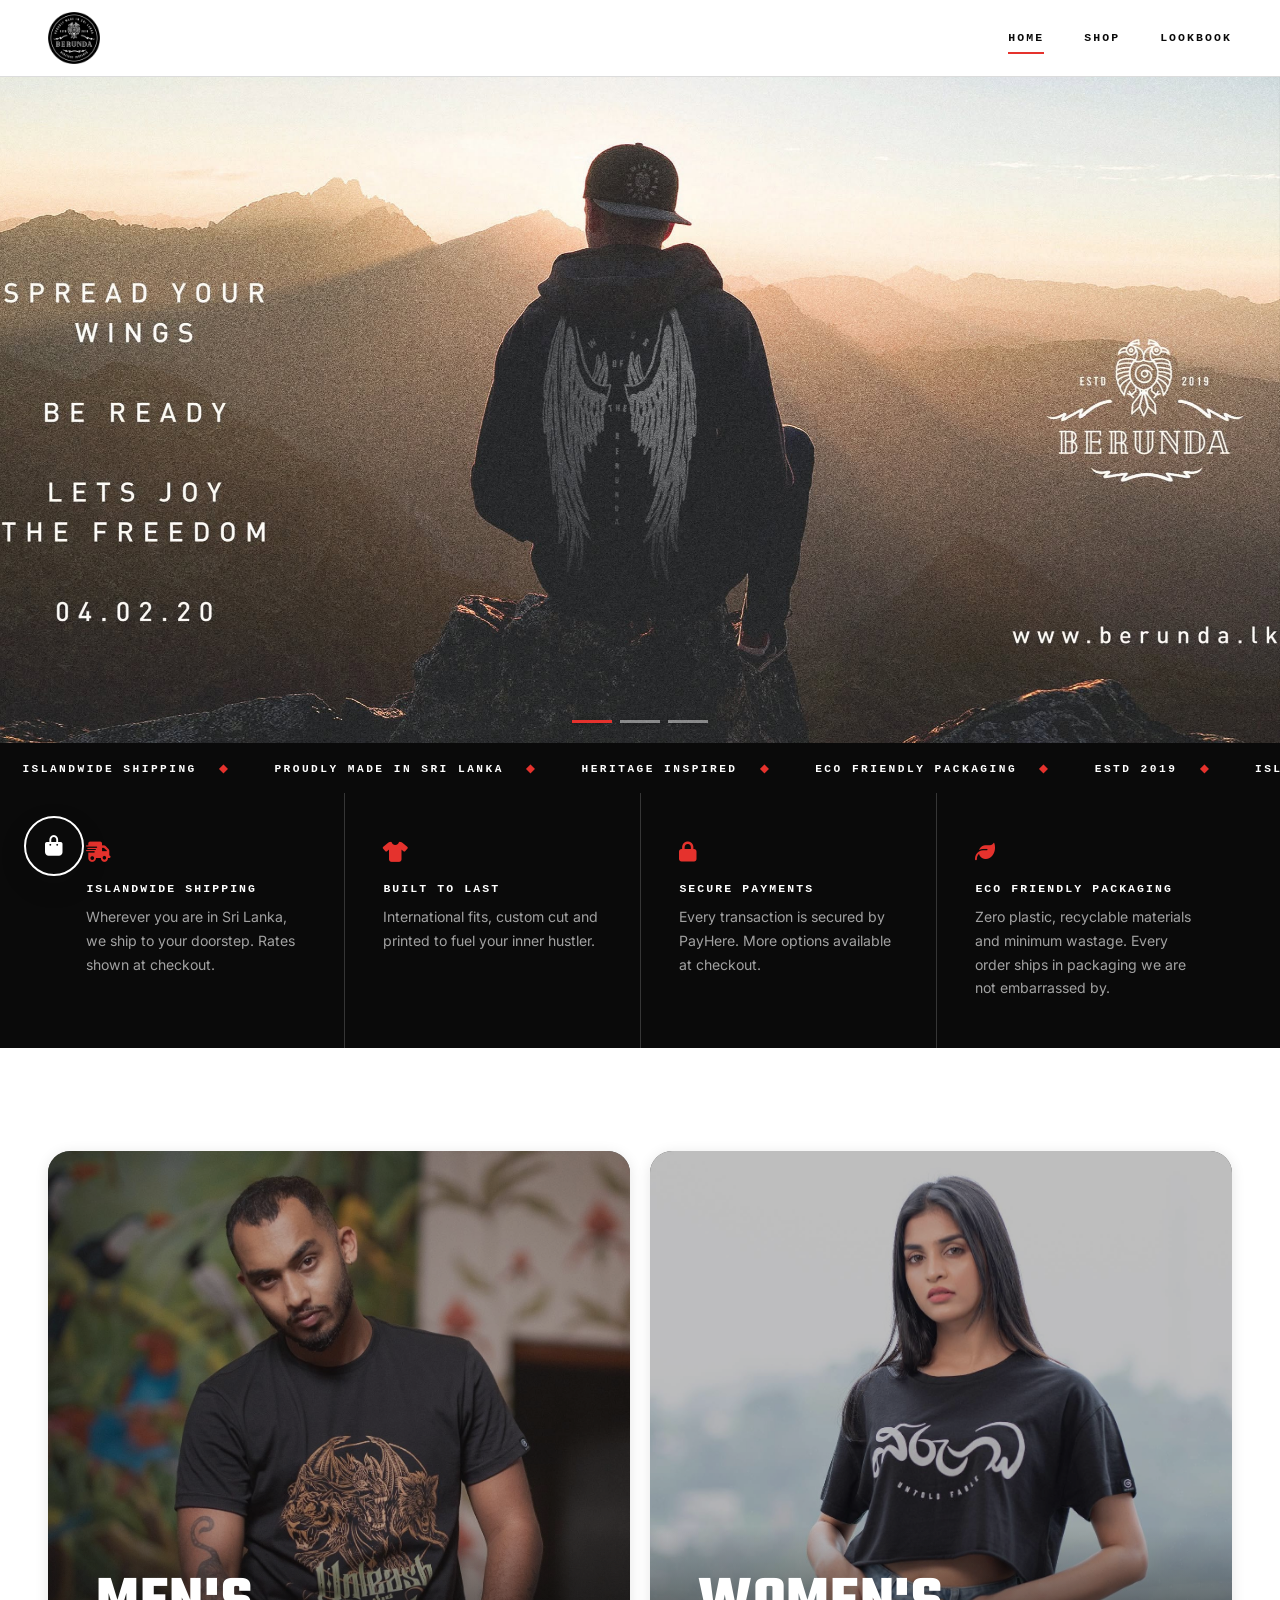
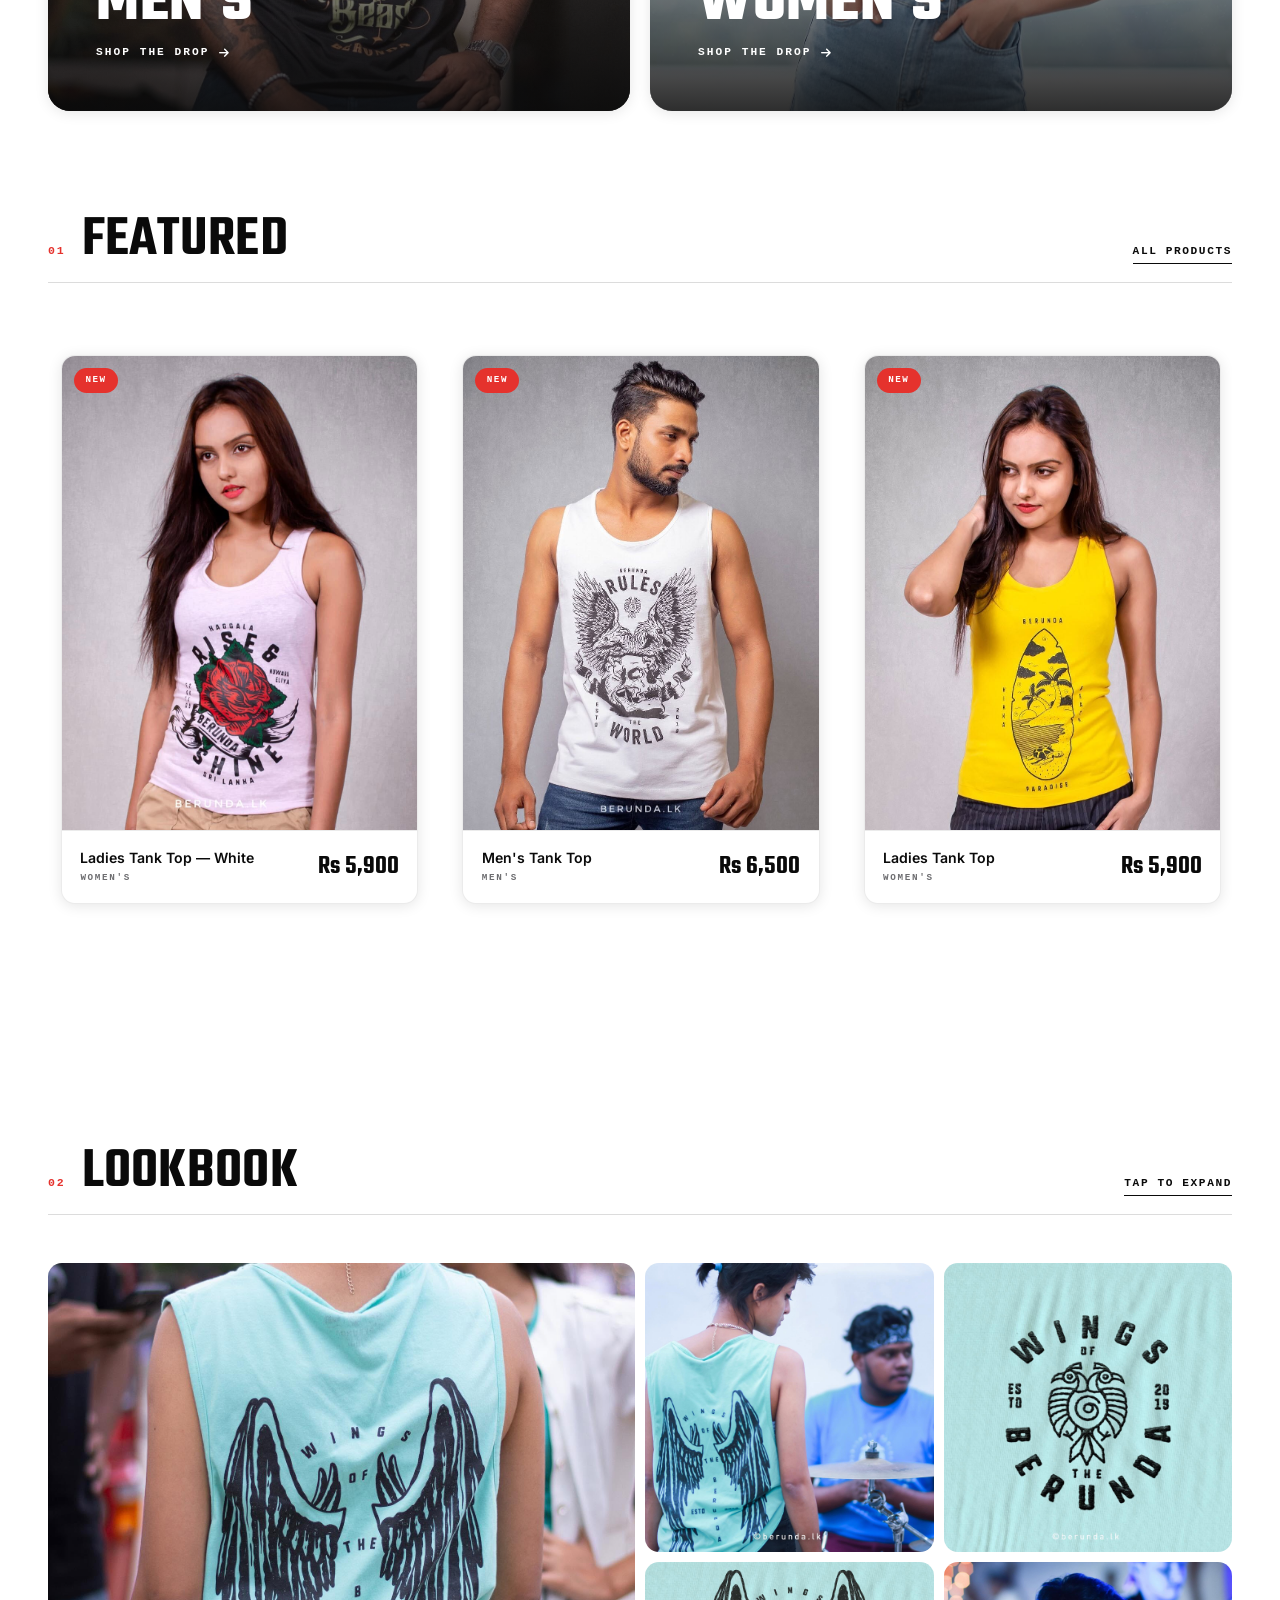
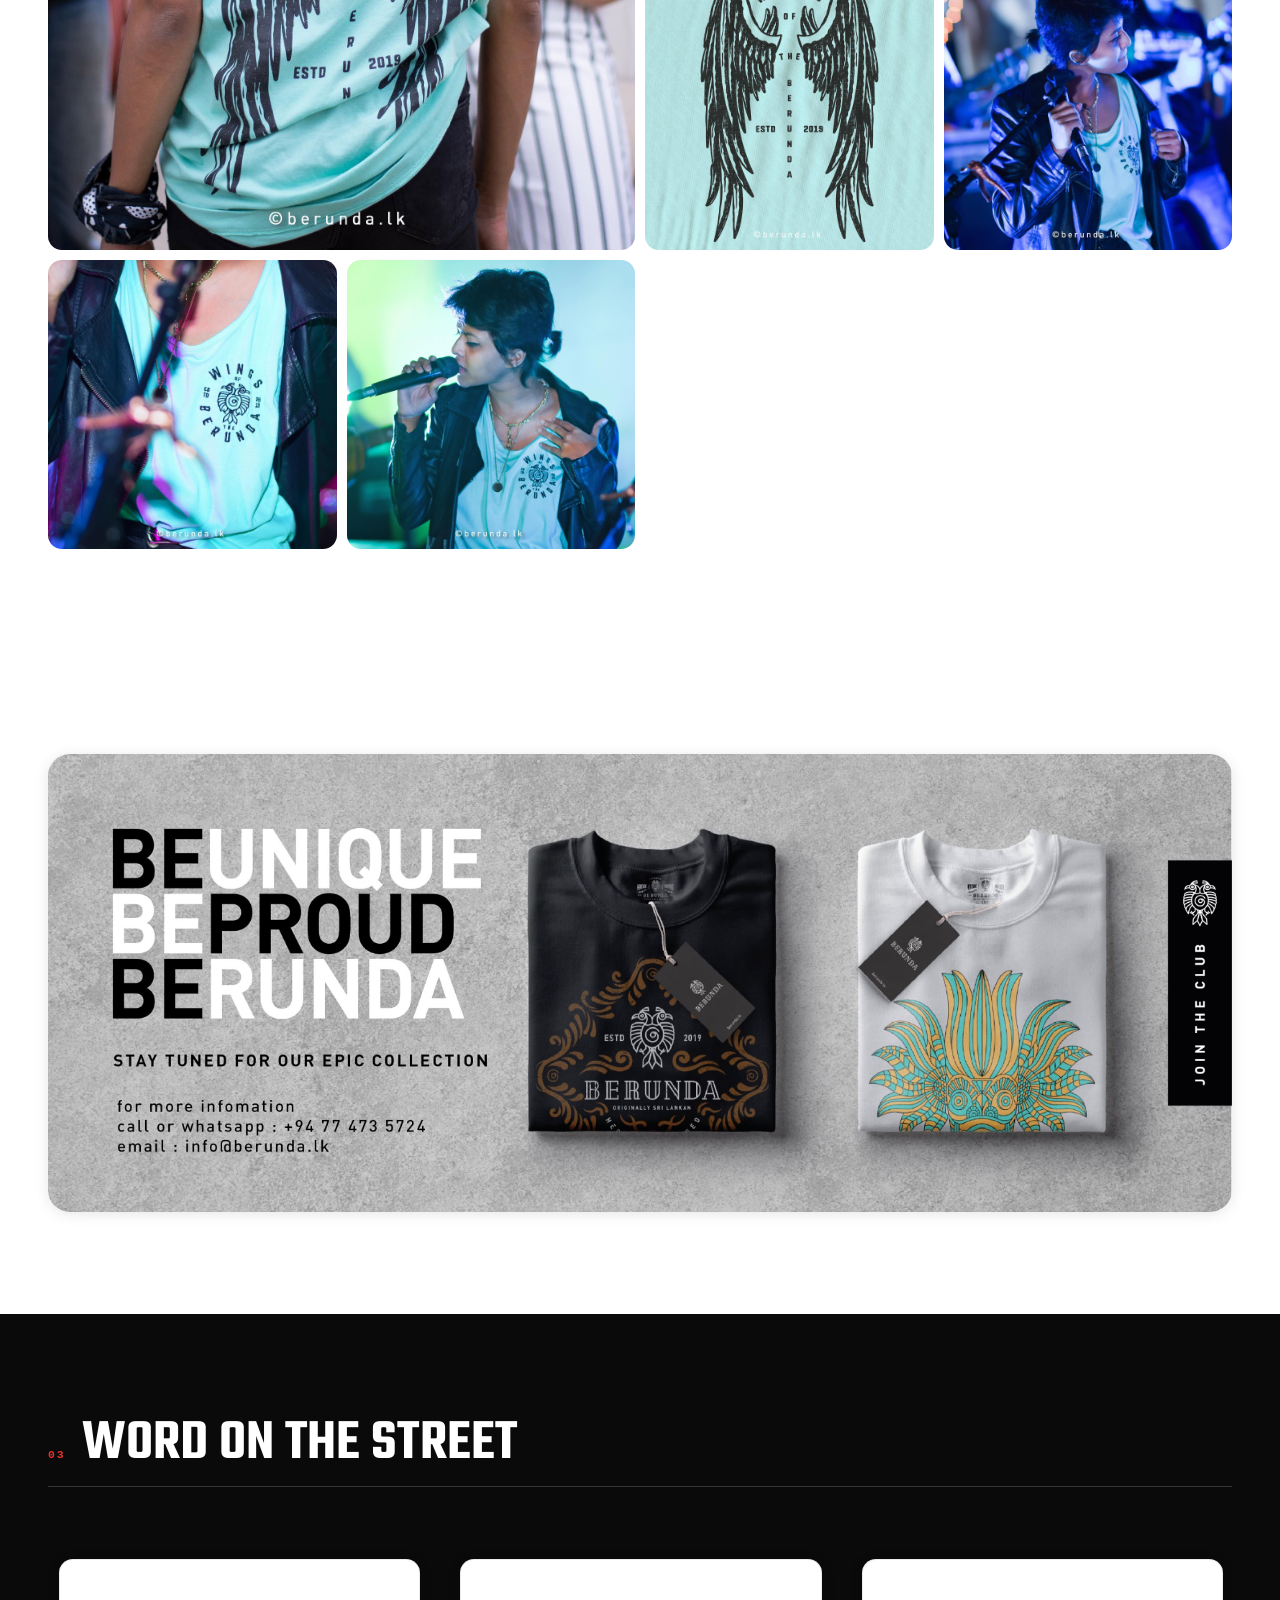
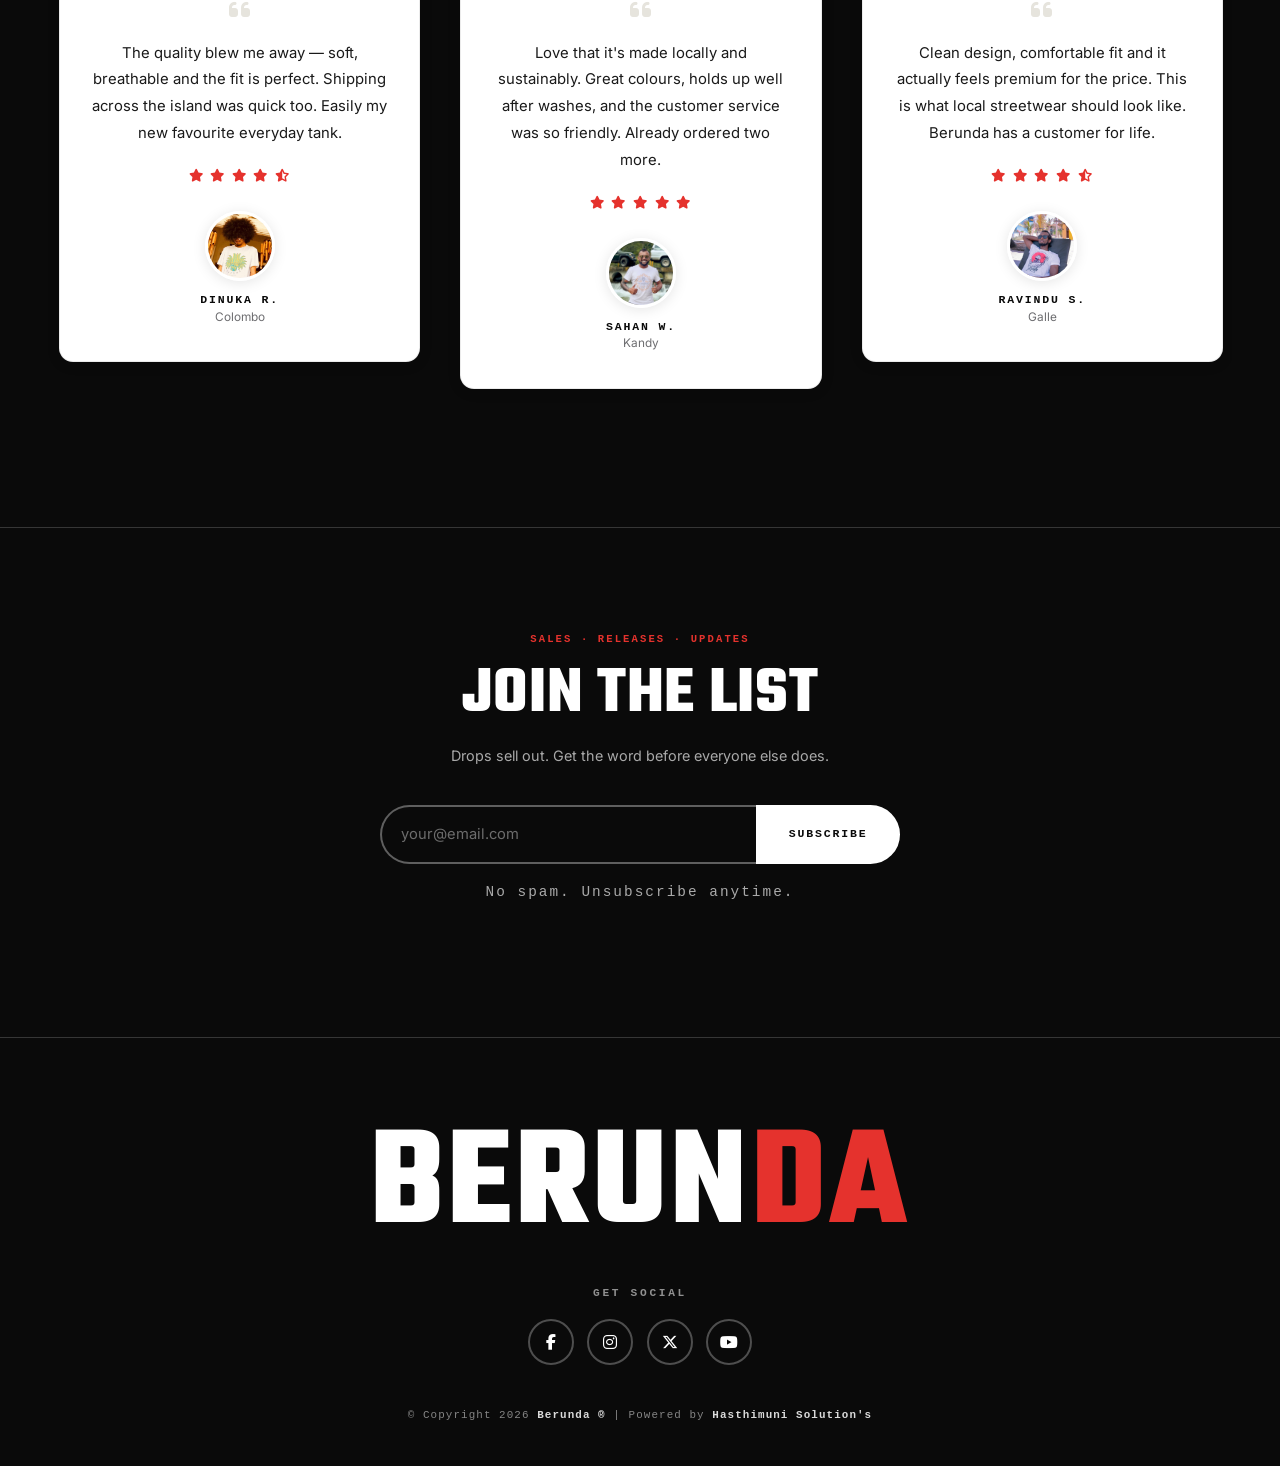
<file: index.html>
<!doctype html>
<html lang="en">

<head>

    <meta charset="utf-8">
    <meta name="viewport" content="width=device-width, initial-scale=1, shrink-to-fit=no">
    <meta name="description"
        content="Berunda is a Sri Lankan streetwear label. Heritage inspired, built for the hustle. Islandwide shipping.">

    <!-- Link preview -->
    <link rel="canonical" href="https://berunda.netlify.app/">
    <meta property="og:type" content="website">
    <meta property="og:site_name" content="Berunda">
    <meta property="og:title" content="Berunda - Heritage Inspired Streetwear from Sri Lanka">
    <meta property="og:description" content="Berunda is a Sri Lankan streetwear label. Heritage inspired, built for the hustle. Islandwide shipping.">
    <meta property="og:url" content="https://berunda.netlify.app/">
    <meta property="og:image" content="https://berunda.netlify.app/images/og-preview.jpg">
    <meta property="og:image:width" content="1200">
    <meta property="og:image:height" content="630">
    <meta property="og:image:alt" content="Berunda tees laid flat - Be Unique, Be Proud, Be Berunda">
    <meta name="twitter:card" content="summary_large_image">


    <!-- Font Awesome (free CDN) -->
    <link rel="stylesheet" href="https://cdnjs.cloudflare.com/ajax/libs/font-awesome/6.5.2/css/all.min.css"
        crossorigin="anonymous" referrerpolicy="no-referrer">

    <!-- Body typeface -->
    <link rel="preconnect" href="https://fonts.googleapis.com">
    <link rel="preconnect" href="https://fonts.gstatic.com" crossorigin>
    <link rel="stylesheet" href="https://fonts.googleapis.com/css2?family=Inter:wght@400;500;600;700&display=swap">

    <!-- Bootstrap CSS -->
    <link rel="stylesheet" href="https://stackpath.bootstrapcdn.com/bootstrap/4.5.2/css/bootstrap.min.css"
        integrity="sha384-JcKb8q3iqJ61gNV9KGb8thSsNjpSL0n8PARn9HuZOnIxN0hoP+VmmDGMN5t9UJ0Z" crossorigin="anonymous">

    <!-- CSS -->
    <link rel="stylesheet" href="css/owl.carousel.css">
    <link rel="stylesheet" href="css/owl.theme.default.css">
    <link rel="stylesheet" href="css/style.css">
    <link rel="stylesheet" href="css/home.css">
    <link rel="stylesheet" href="css/slider.css">
    <link rel="stylesheet" href="css/cart.css">

    <link rel="icon" href="images/logos/favicon.ico" type="image/x-icon">

    <title>Berunda — Heritage Inspired Streetwear from Sri Lanka</title>

</head>

<body>

    <!-- navbar -->

    <nav class="navbar navbar-expand-lg navbar-light">

        <a class="navbar-brand" href="index.html"><img src="images/logos/logo.png" alt="Berunda"></a>

        <button class="navbar-toggler" type="button" data-toggle="collapse" data-target="#navbarNav"
            aria-controls="navbarNav" aria-expanded="false" aria-label="Toggle navigation">
            <span class="navbar-toggler-icon"></span>
        </button>

        <div class="collapse navbar-collapse" id="navbarNav">

            <ul class="navbar-nav ml-auto">

                <li class="nav-item active">
                    <a class="nav-link" href="index.html">Home <span class="sr-only">(current)</span></a>
                </li>

                <li class="nav-item dropdown">

                    <a class="nav-link" href="#" id="navbarDropdownMenuLink" role="button" data-toggle="dropdown"
                        aria-haspopup="true" aria-expanded="false">
                        Shop
                    </a>

                    <div class="dropdown-menu dropdown-menu-right" aria-labelledby="navbarDropdownMenuLink">
                        <a class="dropdown-item" href="mens.html">Men's</a>
                        <a class="dropdown-item" href="womens.html">Women's</a>
                    </div>

                </li>

                <li class="nav-item">
                    <a class="nav-link" href="#lookbook">Lookbook</a>
                </li>

            </ul>

        </div>

    </nav>

    <!-- end of navbar -->

    <h1 class="sr-only">Berunda — heritage inspired streetwear made in Sri Lanka</h1>

    <!-- hero -->

    <section class="hero">

        <div id="heroSlider" class="carousel slide carousel-fade" data-ride="carousel" data-interval="5500">

            <ol class="carousel-indicators">
                <li data-target="#heroSlider" data-slide-to="0" class="active"></li>
                <li data-target="#heroSlider" data-slide-to="1"></li>
                <li data-target="#heroSlider" data-slide-to="2"></li>
            </ol>

            <div class="carousel-inner">

                <div class="carousel-item active">
                    <img src="images/slide1.jpg" alt="Berunda new season collection">
                </div>

                <div class="carousel-item">
                    <img src="images/slide2.jpg" alt="Berunda sustainable streetwear">
                </div>

                <div class="carousel-item">
                    <img src="images/slide3.jpg" alt="Berunda crafted in Sri Lanka">
                </div>

            </div>

            <a class="carousel-control-prev" href="#heroSlider" role="button" data-slide="prev">
                <span class="carousel-control-prev-icon" aria-hidden="true"></span>
                <span class="sr-only">Previous</span>
            </a>

            <a class="carousel-control-next" href="#heroSlider" role="button" data-slide="next">
                <span class="carousel-control-next-icon" aria-hidden="true"></span>
                <span class="sr-only">Next</span>
            </a>

        </div>

    </section>

    <!-- end of hero -->

    <!-- marquee -->

    <div class="marquee" aria-hidden="true">
        <div class="marquee-track">
            <span>Islandwide Shipping<i>&#9670;</i></span>
            <span>Proudly Made in Sri Lanka<i>&#9670;</i></span>
            <span>Heritage Inspired<i>&#9670;</i></span>
            <span>Eco Friendly Packaging<i>&#9670;</i></span>
            <span>Estd 2019<i>&#9670;</i></span>
            <span>Islandwide Shipping<i>&#9670;</i></span>
            <span>Proudly Made in Sri Lanka<i>&#9670;</i></span>
            <span>Heritage Inspired<i>&#9670;</i></span>
            <span>Eco Friendly Packaging<i>&#9670;</i></span>
            <span>Estd 2019<i>&#9670;</i></span>
        </div>
    </div>

    <!-- end of marquee -->

    <!-- value props -->

    <section class="props">
        <div class="wrap">
            <div class="props-grid">

                <div class="prop">
                    <i class="fa-solid fa-truck-fast" aria-hidden="true"></i>
                    <h3>Islandwide Shipping</h3>
                    <p>Wherever you are in Sri Lanka, we ship to your doorstep. Rates shown at checkout.</p>
                </div>

                <div class="prop">
                    <i class="fa-solid fa-shirt" aria-hidden="true"></i>
                    <h3>Built to Last</h3>
                    <p>International fits, custom cut and printed to fuel your inner hustler.</p>
                </div>

                <div class="prop">
                    <i class="fa-solid fa-lock" aria-hidden="true"></i>
                    <h3>Secure Payments</h3>
                    <p>Every transaction is secured by PayHere. More options available at checkout.</p>
                </div>

                <div class="prop">
                    <i class="fa-solid fa-leaf" aria-hidden="true"></i>
                    <h3>Eco Friendly Packaging</h3>
                    <p>Zero plastic, recyclable materials and minimum wastage. Every order ships in
                        packaging we are not embarrassed by.</p>
                </div>

            </div>
        </div>
    </section>

    <!-- end of value props -->

    <!-- categories -->

    <section class="cats">

        <a class="cat" href="mens.html">
            <img src="images/categories/mens.jpg" alt="Berunda men's collection">
            <div class="cat-body">
                <h3>Men's</h3>
                <span class="cat-go">Shop the drop <i class="fa-solid fa-arrow-right" aria-hidden="true"></i></span>
            </div>
        </a>

        <a class="cat" href="womens.html">
            <img src="images/categories/womens.jpg" alt="Berunda women's collection">
            <div class="cat-body">
                <h3>Women's</h3>
                <span class="cat-go">Shop the drop <i class="fa-solid fa-arrow-right" aria-hidden="true"></i></span>
            </div>
        </a>

    </section>

    <!-- end of categories -->

    <!-- featured products -->

    <!-- On phones this becomes a focus stage: the inner block pins to the middle
         of the screen while the rest of the page dims behind it, so the product
         row has the screen to itself. It is a tall section with a sticky child,
         not a scroll lock — the page never stops responding to a swipe, so
         nobody can get stuck in here. -->
    <section class="products focus-stage" id="featured">
      <div class="focus-pin">
        <div class="focus-inner">

        <!-- Stands in for the navbar while the focus stage is running. Lives in
             here so it can sit just above the card instead of being pinned to
             the top of the viewport, which left a big gap on a tall screen. -->
        <p class="focus-title" aria-hidden="true">Featured</p>

        <div class="sec-head">
            <span class="sec-num">01</span>
            <h2>Featured</h2>
            <a class="sec-link" href="mens.html">All products</a>
        </div>

        <!-- Owl slider, home page only: on mobile it shows one product at a time,
             which is the whole point of keeping it here. -->
        <div class="products-carousel owl-carousel owl-theme">

            <div class="product">
                <div class="box">
                    <div class="slide-img">
                        <span class="flag">New</span>
                        <img src="images/product/ladies-tank-top-white.jpg" loading="lazy"
                            alt="Ladies tank top in white">
                        <div class="overlay">
                            <a href="product-ladies-tank-top-white.html" class="buy-btn">View Product</a>
                        </div>
                    </div>
                    <div class="detail-box">
                        <div class="type">
                            <a href="product-ladies-tank-top-white.html">Ladies Tank Top &mdash; White</a>
                            <span>Women's</span>
                        </div>
                        <a href="product-ladies-tank-top-white.html" class="price">Rs 5,900</a>
                    </div>
                </div>
            </div>

            <div class="product">
                <div class="box">
                    <div class="slide-img">
                        <span class="flag">New</span>
                        <img src="images/product/mens-tank-top.jpg" loading="lazy" alt="Men's tank top">
                        <div class="overlay">
                            <a href="product-mens-tank-top.html" class="buy-btn">View Product</a>
                        </div>
                    </div>
                    <div class="detail-box">
                        <div class="type">
                            <a href="product-mens-tank-top.html">Men's Tank Top</a>
                            <span>Men's</span>
                        </div>
                        <a href="product-mens-tank-top.html" class="price">Rs 6,500</a>
                    </div>
                </div>
            </div>

            <div class="product">
                <div class="box">
                    <div class="slide-img">
                        <span class="flag">New</span>
                        <img src="images/product/ladies-tank-top.jpg" loading="lazy" alt="Ladies tank top">
                        <div class="overlay">
                            <a href="product-ladies-tank-top.html" class="buy-btn">View Product</a>
                        </div>
                    </div>
                    <div class="detail-box">
                        <div class="type">
                            <a href="product-ladies-tank-top.html">Ladies Tank Top</a>
                            <span>Women's</span>
                        </div>
                        <a href="product-ladies-tank-top.html" class="price">Rs 5,900</a>
                    </div>
                </div>
            </div>

        </div>

        <p class="focus-exit" aria-hidden="true">Keep scrolling to carry on</p>

        </div>
      </div>
    </section>

    <!-- end of featured products -->


    <!-- lookbook -->

    <section class="lookbook section" id="lookbook">
        <div class="wrap">

            <div class="sec-head">
                <span class="sec-num">02</span>
                <h2>Lookbook</h2>
                <span class="sec-link">Tap to expand</span>
            </div>

            <div class="look-grid">

                <a class="look-item" href="images/gallery/1.png">
                    <img src="images/gallery/1.png" loading="lazy" alt="Berunda lookbook shot 1">
                    <span class="look-no">01</span>
                </a>

                <a class="look-item" href="images/gallery/2.png">
                    <img src="images/gallery/2.png" loading="lazy" alt="Berunda lookbook shot 2">
                    <span class="look-no">02</span>
                </a>

                <a class="look-item" href="images/gallery/3.png">
                    <img src="images/gallery/3.png" loading="lazy" alt="Berunda lookbook shot 3">
                    <span class="look-no">03</span>
                </a>

                <a class="look-item" href="images/gallery/4.png">
                    <img src="images/gallery/4.png" loading="lazy" alt="Berunda lookbook shot 4">
                    <span class="look-no">04</span>
                </a>

                <a class="look-item" href="images/gallery/5.png">
                    <img src="images/gallery/5.png" loading="lazy" alt="Berunda lookbook shot 5">
                    <span class="look-no">05</span>
                </a>

                <a class="look-item" href="images/gallery/6.png">
                    <img src="images/gallery/6.png" loading="lazy" alt="Berunda lookbook shot 6">
                    <span class="look-no">06</span>
                </a>

                <a class="look-item" href="images/gallery/7.png">
                    <img src="images/gallery/7.png" loading="lazy" alt="Berunda lookbook shot 7">
                    <span class="look-no">07</span>
                </a>

            </div>

        </div>
    </section>

    <!-- end of lookbook -->

    <!-- statement band -->

    <!-- No copy over this one either: the banner carries its own headline,
         wordmark and contact details. -->
    <section class="band">
        <img src="images/parallax.jpg" alt="Be Unique, Be Proud, Be Berunda - stay tuned for our epic collection">
    </section>

    <!-- end of statement band -->

    <!-- testimonials -->

    <section class="reviews section">
        <div class="wrap">

            <div class="sec-head">
                <span class="sec-num">03</span>
                <h2>Word on the Street</h2>
            </div>

            <div class="testimonial-carousel owl-carousel owl-theme">

                <div class="testi">
                    <div class="single-testi">
                        <div class="img-text">

                            <i class="fa-solid fa-quote-left" aria-hidden="true"></i>

                            <p>The quality blew me away &mdash; soft, breathable and the fit is perfect.
                            Shipping across the island was quick too. Easily my new favourite everyday tank.</p>

                            <p class="stars" aria-label="4.5 out of 5 stars">
                            <i class="fa-solid fa-star" aria-hidden="true"></i>
                            <i class="fa-solid fa-star" aria-hidden="true"></i>
                            <i class="fa-solid fa-star" aria-hidden="true"></i>
                            <i class="fa-solid fa-star" aria-hidden="true"></i>
                            <i class="fa-solid fa-star-half-stroke" aria-hidden="true"></i>
                            </p>

                            <div class="img-area">
                                <img src="images/testimonials/1.jpg" loading="lazy" alt="Customer wearing the Raksha tee by Berunda">
                            </div>

                            <h3>Dinuka R.<span>Colombo</span></h3>

                        </div>
                    </div>
                </div>

                <div class="testi">
                    <div class="single-testi">
                        <div class="img-text">

                            <i class="fa-solid fa-quote-left" aria-hidden="true"></i>

                            <p>Love that it's made locally and sustainably. Great colours, holds up well after washes,
                            and the customer service was so friendly. Already ordered two more.</p>

                            <p class="stars" aria-label="5 out of 5 stars">
                            <i class="fa-solid fa-star" aria-hidden="true"></i>
                            <i class="fa-solid fa-star" aria-hidden="true"></i>
                            <i class="fa-solid fa-star" aria-hidden="true"></i>
                            <i class="fa-solid fa-star" aria-hidden="true"></i>
                            <i class="fa-solid fa-star" aria-hidden="true"></i>
                            </p>

                            <div class="img-area">
                                <img src="images/testimonials/2.jpg" loading="lazy" alt="Customer wearing the Berunda crest tee">
                            </div>

                            <h3>Sahan W.<span>Kandy</span></h3>

                        </div>
                    </div>
                </div>

                <div class="testi">
                    <div class="single-testi">
                        <div class="img-text">

                            <i class="fa-solid fa-quote-left" aria-hidden="true"></i>

                            <p>Clean design, comfortable fit and it actually feels premium for the price. This is what
                            local streetwear should look like. Berunda has a customer for life.</p>

                            <p class="stars" aria-label="4.5 out of 5 stars">
                            <i class="fa-solid fa-star" aria-hidden="true"></i>
                            <i class="fa-solid fa-star" aria-hidden="true"></i>
                            <i class="fa-solid fa-star" aria-hidden="true"></i>
                            <i class="fa-solid fa-star" aria-hidden="true"></i>
                            <i class="fa-solid fa-star-half-stroke" aria-hidden="true"></i>
                            </p>

                            <div class="img-area">
                                <img src="images/testimonials/3.jpg" loading="lazy" alt="Customer wearing the Surfing in the Paradise tee">
                            </div>

                            <h3>Ravindu S.<span>Galle</span></h3>

                        </div>
                    </div>
                </div>

            </div>

        </div>
    </section>

    <!-- end of testimonials -->

    <!-- newsletter -->

    <section class="signup">
        <div class="wrap">
            <span class="tag">Sales &middot; Releases &middot; Updates</span>
            <h2>Join the List</h2>
            <p>Drops sell out. Get the word before everyone else does.</p>

            <!-- Placeholder signup. Nothing is sent or stored: submitting just
                 opens the confirmation dialog below. Point the form at a real
                 provider when there is one to point it at. -->
            <form id="signup-form" novalidate>
                <label class="sr-only" for="email">Email address</label>
                <input name="email" type="email" id="email" placeholder="your@email.com" required>
                <button type="submit">Subscribe</button>
            </form>

            <p class="fineprint">No spam. Unsubscribe anytime.</p>
        </div>
    </section>

    <!-- end of newsletter -->

    <!-- signup confirmation -->

    <div class="modal-backdrop-x" id="signup-modal" role="dialog" aria-modal="true"
        aria-labelledby="signup-modal-title" hidden>

        <div class="modal-card">

            <button type="button" class="modal-close" aria-label="Close">
                <i class="fa-solid fa-xmark" aria-hidden="true"></i>
            </button>

            <i class="fa-solid fa-envelope-circle-check modal-icon" aria-hidden="true"></i>

            <h2 id="signup-modal-title">Thank You</h2>

            <p>Thanks for reaching out &mdash; you're on the list. We'll be in touch about drops,
                restocks and releases.</p>

            <button type="button" class="btn modal-ok">Nice One</button>

        </div>

    </div>

    <!-- end of signup confirmation -->

    <footer>

        <div class="wrap">

            <p class="foot-mark">BERUN<span>DA</span></p>

            <h4>Get Social</h4>
            <ul>
                <li><a href="https://www.facebook.com/berunda.lk/" aria-label="Facebook"><i
                            class="fa-brands fa-facebook-f"></i></a></li>
                <li><a href="https://www.instagram.com/berunda.lk/" aria-label="Instagram"><i
                            class="fa-brands fa-instagram"></i></a></li>
                <li><a href="https://twitter.com/TNo1r" aria-label="X"><i class="fa-brands fa-x-twitter"></i></a></li>
                <li><a href="https://www.youtube.com/@Berunda" aria-label="YouTube"><i
                            class="fa-brands fa-youtube"></i></a></li>
            </ul>

            <p>&copy; Copyright 2026 <a href="https://berunda.netlify.app/"><strong>Berunda &reg;</strong></a>
                | Powered by <a href="https://hasthimunisolutions.com/"><strong>Hasthimuni Solution's</strong></a>
            </p>

        </div>

    </footer>

    <script src="js/jquery.min.js"></script>
    <script src="js/owl.carousel.js"></script>

    <script>
        $('.products-carousel').owlCarousel({
            loop: true,
            margin: 20,
            autoplay: true,
            autoplayHoverPause: true,
            dots: true,
            responsive: {
                // No margin on phones. One card shows at a time, so the gap buys
                // nothing, and it makes the slide step exactly the slot width —
                // there is no leftover margin for a swipe to settle against and
                // knock the card off centre.
                0: { items: 1, margin: 0 },
                600: { items: 2, margin: 20 },
                1000: { items: 3, margin: 20 }
            }
        });

        $('.testimonial-carousel').owlCarousel({
            loop: true,
            margin: 20,
            autoplay: true,
            autoplayHoverPause: true,
            dots: true,
            responsive: {
                0: { items: 1 },
                700: { items: 2 },
                1100: { items: 3 }
            }
        });
    </script>

    <script src="https://cdn.jsdelivr.net/npm/popper.js@1.16.1/dist/umd/popper.min.js"
        integrity="sha384-9/reFTGAW83EW2RDu2S0VKaIzap3H66lZH81PoYlFhbGU+6BZp6G7niu735Sk7lN"
        crossorigin="anonymous"></script>

    <script src="https://stackpath.bootstrapcdn.com/bootstrap/4.5.2/js/bootstrap.min.js"
        integrity="sha384-B4gt1jrGC7Jh4AgTPSdUtOBvfO8shuf57BaghqFfPlYxofvL8/KUEfYiJOMMV+rV"
        crossorigin="anonymous"></script>

    <script src="js/focus-stage.js"></script>
    <script src="js/lookbook.js"></script>
    <script src="js/signup.js"></script>
    <script src="js/cart.js"></script>

</body>

</html>
</file>
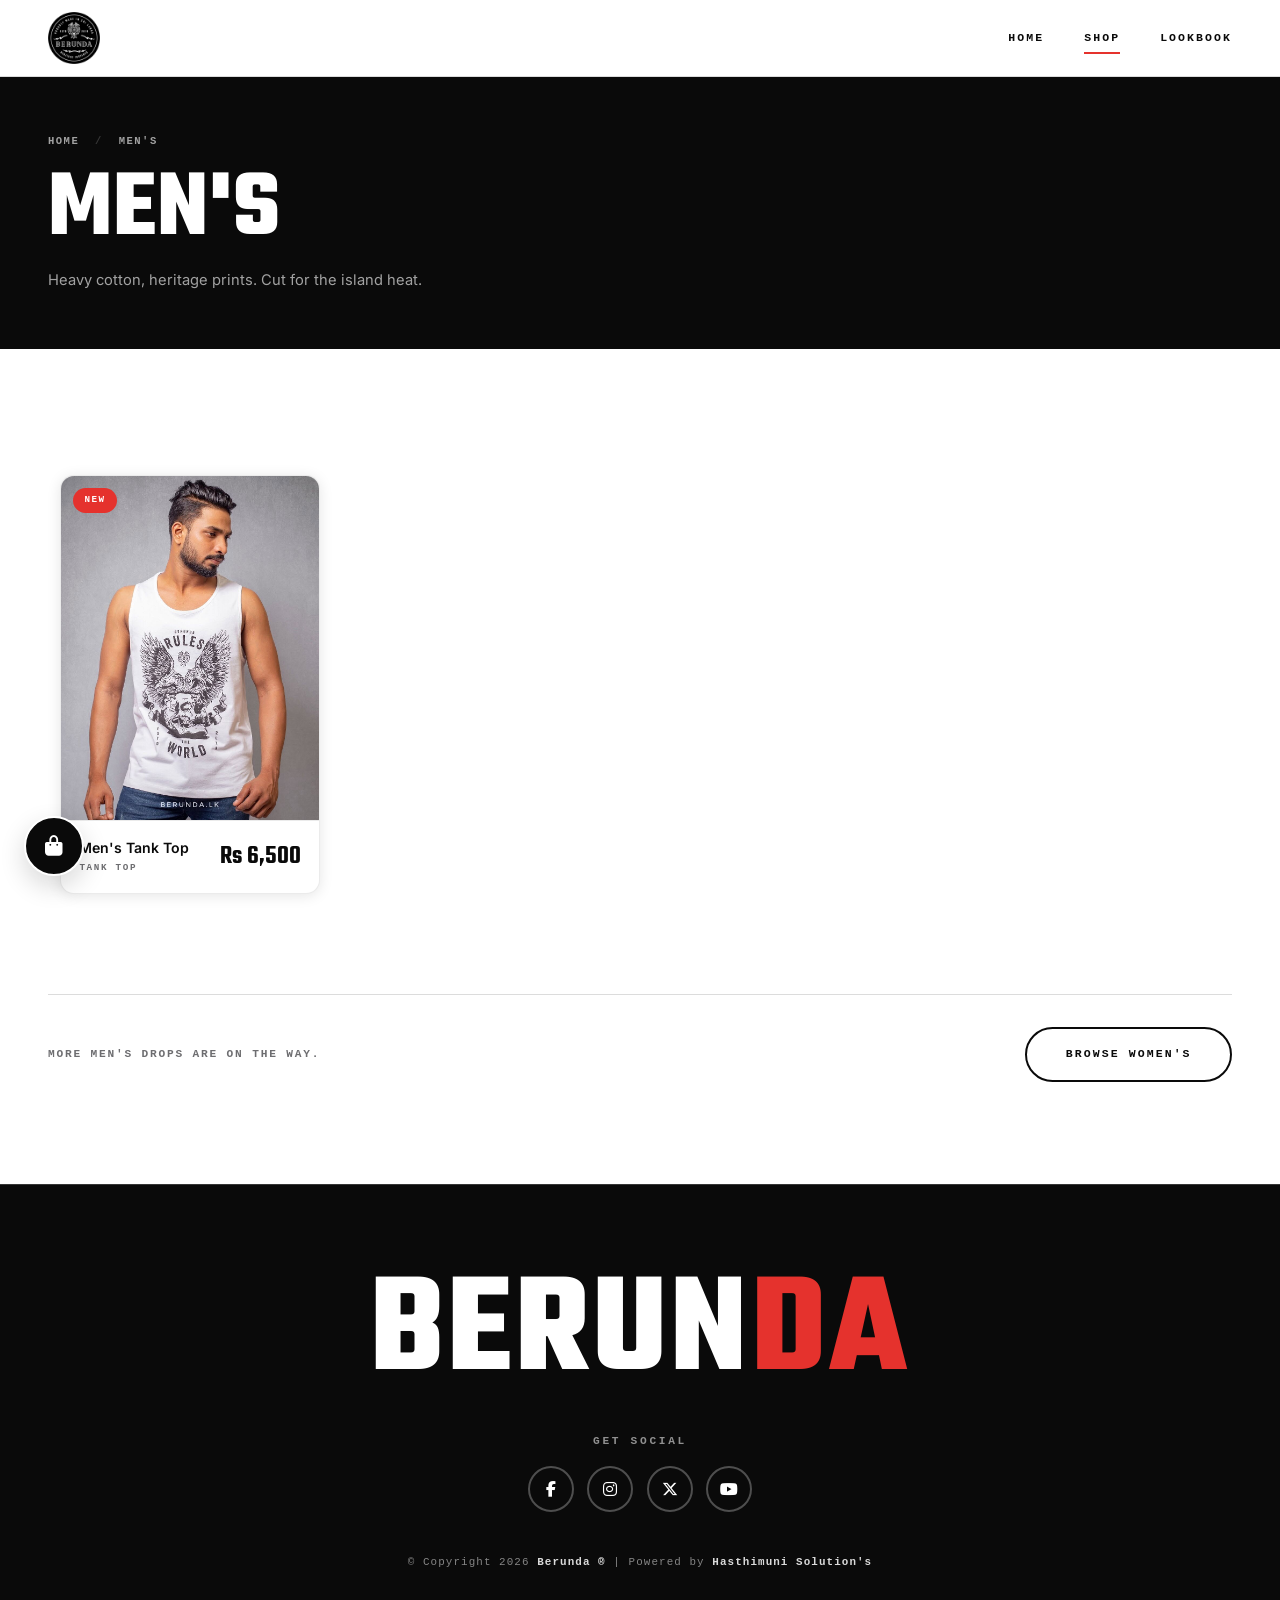
<file: mens.html>
<!doctype html>
<html lang="en">

<head>

    <meta charset="utf-8">
    <meta name="viewport" content="width=device-width, initial-scale=1, shrink-to-fit=no">
    <meta name="description"
        content="Shop Berunda men's streetwear — tank tops and tees, heritage inspired, made in Sri Lanka.">

    <!-- Link preview -->
    <link rel="canonical" href="https://berunda.netlify.app/mens.html">
    <meta property="og:type" content="website">
    <meta property="og:site_name" content="Berunda">
    <meta property="og:title" content="Men's - Berunda">
    <meta property="og:description" content="Shop Berunda men's streetwear — tank tops and tees, heritage inspired, made in Sri Lanka.">
    <meta property="og:url" content="https://berunda.netlify.app/mens.html">
    <meta property="og:image" content="https://berunda.netlify.app/images/og-preview.jpg">
    <meta property="og:image:width" content="1200">
    <meta property="og:image:height" content="630">
    <meta property="og:image:alt" content="Berunda tees laid flat - Be Unique, Be Proud, Be Berunda">
    <meta name="twitter:card" content="summary_large_image">


    <!-- Font Awesome (free CDN) -->
    <link rel="stylesheet" href="https://cdnjs.cloudflare.com/ajax/libs/font-awesome/6.5.2/css/all.min.css"
        crossorigin="anonymous" referrerpolicy="no-referrer">

    <!-- Body typeface -->
    <link rel="preconnect" href="https://fonts.googleapis.com">
    <link rel="preconnect" href="https://fonts.gstatic.com" crossorigin>
    <link rel="stylesheet" href="https://fonts.googleapis.com/css2?family=Inter:wght@400;500;600;700&display=swap">

    <!-- Bootstrap CSS -->
    <link rel="stylesheet" href="https://stackpath.bootstrapcdn.com/bootstrap/4.5.2/css/bootstrap.min.css"
        integrity="sha384-JcKb8q3iqJ61gNV9KGb8thSsNjpSL0n8PARn9HuZOnIxN0hoP+VmmDGMN5t9UJ0Z" crossorigin="anonymous">

    <!-- CSS -->
    <link rel="stylesheet" href="css/style.css">
    <link rel="stylesheet" href="css/slider.css">
    <link rel="stylesheet" href="css/product.css">
    <link rel="stylesheet" href="css/cart.css">

    <link rel="icon" href="images/logos/favicon.ico" type="image/x-icon">

    <title>Men's — Berunda</title>

</head>

<body>

    <!-- navbar -->

    <nav class="navbar navbar-expand-lg navbar-light">

        <a class="navbar-brand" href="index.html"><img src="images/logos/logo.png" alt="Berunda"></a>

        <button class="navbar-toggler" type="button" data-toggle="collapse" data-target="#navbarNav"
            aria-controls="navbarNav" aria-expanded="false" aria-label="Toggle navigation">
            <span class="navbar-toggler-icon"></span>
        </button>

        <div class="collapse navbar-collapse" id="navbarNav">

            <ul class="navbar-nav ml-auto">

                <li class="nav-item">
                    <a class="nav-link" href="index.html">Home</a>
                </li>

                <li class="nav-item dropdown active">

                    <a class="nav-link" href="#" id="navbarDropdownMenuLink" role="button" data-toggle="dropdown"
                        aria-haspopup="true" aria-expanded="false">
                        Shop
                    </a>

                    <div class="dropdown-menu dropdown-menu-right" aria-labelledby="navbarDropdownMenuLink">
                        <a class="dropdown-item" href="mens.html">Men's</a>
                        <a class="dropdown-item" href="womens.html">Women's</a>
                    </div>

                </li>

                <li class="nav-item">
                    <a class="nav-link" href="index.html#lookbook">Lookbook</a>
                </li>

            </ul>

        </div>

    </nav>

    <!-- end of navbar -->

    <!-- category head -->

    <header class="cat-head">
        <div class="wrap">
            <nav class="crumbs" aria-label="Breadcrumb">
                <a href="index.html">Home</a>
                <span class="sep">/</span>
                <span aria-current="page">Men's</span>
            </nav>
            <h1>Men's</h1>
            <p>Heavy cotton, heritage prints. Cut for the island heat.</p>
        </div>
    </header>

    <!-- end of category head -->

    <!-- products -->

    <section class="products">

        <div class="products-grid">

            <div class="product">
                <div class="box">
                    <div class="slide-img">
                        <span class="flag">New</span>
                        <img src="images/product/mens-tank-top.jpg" width="1280" height="1280" loading="lazy"
                            alt="Man wearing the white Berunda tank top, printed with twin eagles and a skull">
                        <div class="overlay">
                            <a href="product-mens-tank-top.html" class="buy-btn">View Product</a>
                        </div>
                    </div>
                    <div class="detail-box">
                        <div class="type">
                            <a href="product-mens-tank-top.html">Men's Tank Top</a>
                            <span>Tank Top</span>
                        </div>
                        <a href="product-mens-tank-top.html" class="price">Rs 6,500</a>
                    </div>
                </div>
            </div>

        </div>

        <!-- One product in this category so far. Rather than pad the grid with
             filler, point shoppers at the rest of the range. -->
        <div class="cat-more">
            <p>More men's drops are on the way.</p>
            <a href="womens.html" class="btn-line">Browse Women's</a>
        </div>

    </section>

    <!-- end of products -->

    <footer>

        <div class="wrap">

            <p class="foot-mark">BERUN<span>DA</span></p>

            <h4>Get Social</h4>
            <ul>
                <li><a href="https://www.facebook.com/berunda.lk/" aria-label="Facebook"><i
                            class="fa-brands fa-facebook-f"></i></a></li>
                <li><a href="https://www.instagram.com/berunda.lk/" aria-label="Instagram"><i
                            class="fa-brands fa-instagram"></i></a></li>
                <li><a href="https://twitter.com/TNo1r" aria-label="X"><i class="fa-brands fa-x-twitter"></i></a></li>
                <li><a href="https://www.youtube.com/@Berunda" aria-label="YouTube"><i
                            class="fa-brands fa-youtube"></i></a></li>
            </ul>

            <p>&copy; Copyright 2026 <a href="https://berunda.netlify.app/"><strong>Berunda &reg;</strong></a>
                | Powered by <a href="https://hasthimunisolutions.com/"><strong>Hasthimuni Solution's</strong></a>
            </p>

        </div>

    </footer>

    <script src="js/jquery.min.js"></script>

    <script src="https://cdn.jsdelivr.net/npm/popper.js@1.16.1/dist/umd/popper.min.js"
        integrity="sha384-9/reFTGAW83EW2RDu2S0VKaIzap3H66lZH81PoYlFhbGU+6BZp6G7niu735Sk7lN"
        crossorigin="anonymous"></script>

    <script src="https://stackpath.bootstrapcdn.com/bootstrap/4.5.2/js/bootstrap.min.js"
        integrity="sha384-B4gt1jrGC7Jh4AgTPSdUtOBvfO8shuf57BaghqFfPlYxofvL8/KUEfYiJOMMV+rV"
        crossorigin="anonymous"></script>

    <script src="js/cart.js"></script>

</body>

</html>
</file>
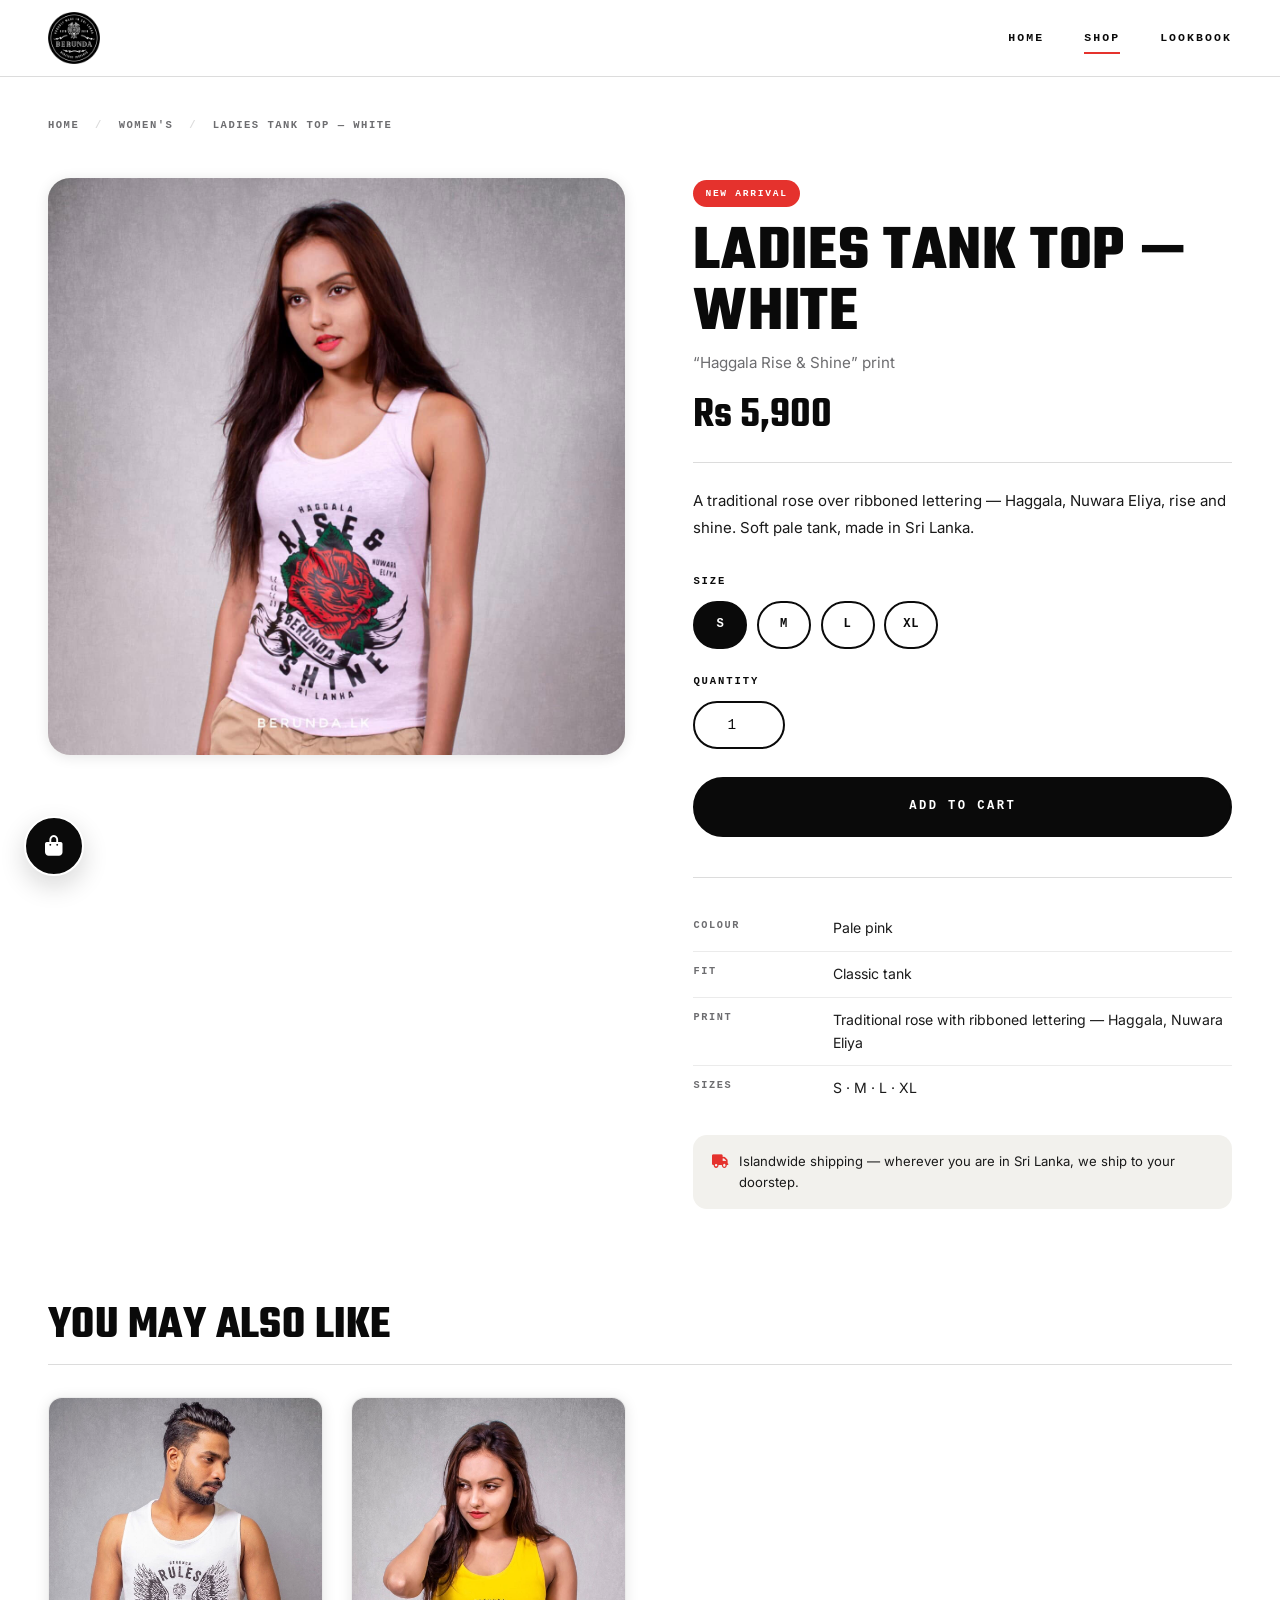
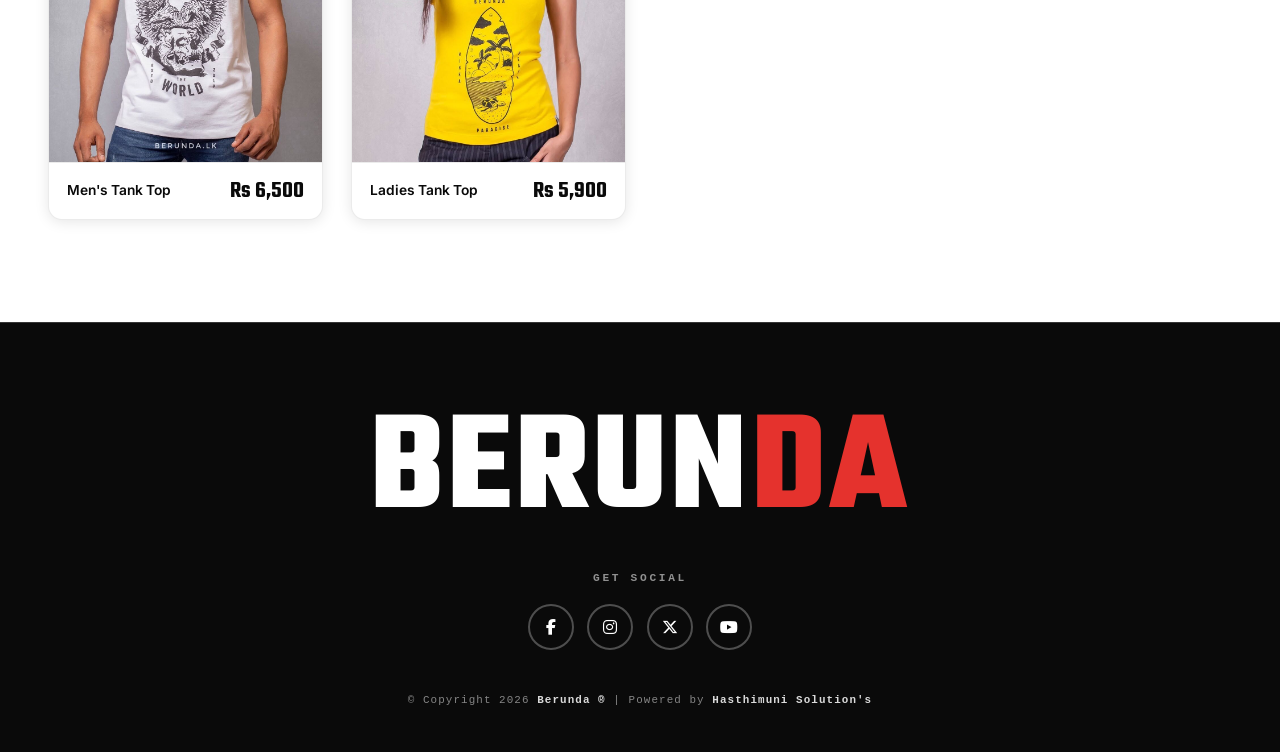
<file: product-ladies-tank-top-white.html>
<!doctype html>
<html lang="en">

<head>

    <!-- Font Awesome (free CDN) -->
    <link rel="stylesheet" href="https://cdnjs.cloudflare.com/ajax/libs/font-awesome/6.5.2/css/all.min.css"
        crossorigin="anonymous" referrerpolicy="no-referrer">

    <!-- Required meta tags -->
    <meta charset="utf-8">
    <meta name="viewport" content="width=device-width, initial-scale=1, shrink-to-fit=no">
    <meta name="description" content="Ladies Tank Top — White from Berunda — pale pink, classic tank, made in Sri Lanka.">

    <!-- Link preview -->
    <link rel="canonical" href="https://berunda.netlify.app/product-ladies-tank-top-white.html">
    <meta property="og:type" content="website">
    <meta property="og:site_name" content="Berunda">
    <meta property="og:title" content="Ladies Tank Top, White - Berunda">
    <meta property="og:description" content="Ladies Tank Top — White from Berunda — pale pink, classic tank, made in Sri Lanka.">
    <meta property="og:url" content="https://berunda.netlify.app/product-ladies-tank-top-white.html">
    <meta property="og:image" content="https://berunda.netlify.app/images/og-preview.jpg">
    <meta property="og:image:width" content="1200">
    <meta property="og:image:height" content="630">
    <meta property="og:image:alt" content="Berunda tees laid flat - Be Unique, Be Proud, Be Berunda">
    <meta name="twitter:card" content="summary_large_image">


    <!-- Bootstrap CSS -->
    <link rel="stylesheet" href="https://stackpath.bootstrapcdn.com/bootstrap/4.5.2/css/bootstrap.min.css"
        integrity="sha384-JcKb8q3iqJ61gNV9KGb8thSsNjpSL0n8PARn9HuZOnIxN0hoP+VmmDGMN5t9UJ0Z" crossorigin="anonymous">

    <!-- Body typeface -->
    <link rel="preconnect" href="https://fonts.googleapis.com">
    <link rel="preconnect" href="https://fonts.gstatic.com" crossorigin>
    <link rel="stylesheet" href="https://fonts.googleapis.com/css2?family=Inter:wght@400;500;600;700&display=swap">

    <!-- CSS -->
    <link rel="stylesheet" href="css/style.css">
    <link rel="stylesheet" href="css/product.css">
    <link rel="stylesheet" href="css/cart.css">

    <link rel="icon" href="images/logos/favicon.ico" type="image/x-icon">

    <title>Ladies Tank Top (White) — Berunda</title>

</head>

<body>

    <!-- navbar -->

    <nav class="navbar navbar-expand-lg navbar-light">

        <a class="navbar-brand" href="index.html"><img src="images/logos/logo.png" alt="Berunda"></a>

        <button class="navbar-toggler" type="button" data-toggle="collapse" data-target="#navbarNav"
            aria-controls="navbarNav" aria-expanded="false" aria-label="Toggle navigation">
            <span class="navbar-toggler-icon"></span>
        </button>

        <div class="collapse navbar-collapse" id="navbarNav">

            <ul class="navbar-nav ml-auto">

                <li class="nav-item">
                    <a class="nav-link" href="index.html">Home</a>
                </li>

                <li class="nav-item dropdown active">

                    <a class="nav-link" href="#" id="navbarDropdownMenuLink" role="button" data-toggle="dropdown"
                        aria-haspopup="true" aria-expanded="false">
                        Shop
                    </a>

                    <div class="dropdown-menu dropdown-menu-right" aria-labelledby="navbarDropdownMenuLink">
                        <a class="dropdown-item" href="mens.html">Men's</a>
                        <a class="dropdown-item" href="womens.html">Women's</a>
                    </div>

                </li>

                <li class="nav-item">
                    <a class="nav-link" href="index.html#lookbook">Lookbook</a>
                </li>

            </ul>

        </div>

    </nav>

    <!-- end of navbar -->

    <!-- product -->

    <div class="product-page">
        <div class="inner-width">

            <nav class="crumbs" aria-label="Breadcrumb">
                <a href="index.html">Home</a>
                <span class="sep">/</span>
                <a href="womens.html">Women's</a>
                <span class="sep">/</span>
                <span aria-current="page">Ladies Tank Top &mdash; White</span>
            </nav>

            <div class="row">

                <div class="col-lg-6">
                    <div class="product-media">
                        <img src="images/product/ladies-tank-top-white.jpg" width="1280" height="1280" alt="Woman wearing the pale pink Berunda tank top, printed with a red rose above the words Rise and Shine, Haggala, Nuwara Eliya">
                    </div>
                </div>

                <div class="col-lg-6">
                    <div class="product-info">

                        <div class="eyebrow">New Arrival</div>
                        <h1>Ladies Tank Top &mdash; White</h1>
                        <p class="subtitle">&ldquo;Haggala Rise &amp; Shine&rdquo; print</p>
                        <div class="price">Rs 5,900</div>

                        <p class="description">A traditional rose over ribboned lettering &mdash; Haggala, Nuwara Eliya, rise and shine. Soft pale tank, made in Sri Lanka.</p>

                        <form class="product-form" onsubmit="return false;">

                            <span class="field-label" id="product-ladies-tank-top-white-size-label">Size</span>
                            <div class="size-options" role="radiogroup"
                                aria-labelledby="product-ladies-tank-top-white-size-label">

                            <input type="radio" name="size" id="product-ladies-tank-top-white-size-s"
                                value="S" checked>
                            <label for="product-ladies-tank-top-white-size-s">S</label>

                            <input type="radio" name="size" id="product-ladies-tank-top-white-size-m"
                                value="M">
                            <label for="product-ladies-tank-top-white-size-m">M</label>

                            <input type="radio" name="size" id="product-ladies-tank-top-white-size-l"
                                value="L">
                            <label for="product-ladies-tank-top-white-size-l">L</label>

                            <input type="radio" name="size" id="product-ladies-tank-top-white-size-xl"
                                value="XL">
                            <label for="product-ladies-tank-top-white-size-xl">XL</label>

                            </div>

                            <div class="qty-row">
                                <div>
                                    <label class="field-label" for="product-ladies-tank-top-white-qty">Quantity</label>
                                    <input type="number" id="product-ladies-tank-top-white-qty" name="qty" value="1" min="1"
                                        max="10">
                                </div>
                            </div>

                            <button type="button" class="buy-now" data-cart-add
                                data-id="product-ladies-tank-top-white"
                                data-name="Ladies Tank Top — White"
                                data-price="5900"
                                data-image="images/product/ladies-tank-top-white.jpg"
                                data-url="product-ladies-tank-top-white.html"
                                data-size-from="input[name=size]:checked"
                                data-qty-from="#product-ladies-tank-top-white-qty">Add to Cart</button>

                        </form>

                        <div class="product-specs">
                            <!-- Only what the product shot actually shows. Fabric, weight and care
                                 need real figures before they go on the page. -->
                            <dl>
                                <dt>Colour</dt>
                                <dd>Pale pink</dd>

                                <dt>Fit</dt>
                                <dd>Classic tank</dd>

                                <dt>Print</dt>
                                <dd>Traditional rose with ribboned lettering &mdash; Haggala, Nuwara Eliya</dd>

                                <dt>Sizes</dt>
                                <dd>S &middot; M &middot; L &middot; XL</dd>
                            </dl>

                            <p class="shipping-note"><i class="fa-solid fa-truck"></i>Islandwide shipping &mdash;
                                wherever you are in Sri Lanka, we ship to your doorstep.</p>
                        </div>

                    </div>
                </div>

            </div>

            <!-- related -->

            <div class="related">

                <h2>You may also like</h2>
                <div class="rule"></div>

                <div class="related-grid">

                    <a class="related-card" href="product-mens-tank-top.html">
                        <div class="thumb">
                            <img src="images/product/mens-tank-top.jpg" width="1280" height="1280" loading="lazy" alt="Man wearing the white Berunda tank top, printed with twin eagles and a skull above the words Berunda Rules the World">
                        </div>
                        <div class="meta">
                            <span class="name">Men's Tank Top</span>
                            <span class="cost">Rs 6,500</span>
                        </div>
                    </a>

                    <a class="related-card" href="product-ladies-tank-top.html">
                        <div class="thumb">
                            <img src="images/product/ladies-tank-top.jpg" width="1280" height="1280" loading="lazy" alt="Woman wearing the yellow Berunda racerback tank top, printed with a surfboard containing palms, a sunset and a turtle">
                        </div>
                        <div class="meta">
                            <span class="name">Ladies Tank Top</span>
                            <span class="cost">Rs 5,900</span>
                        </div>
                    </a>

                </div>

            </div>

            <!-- end of related -->

        </div>
    </div>

    <!-- end of product -->

    <footer>

        <div class="wrap">

            <p class="foot-mark">BERUN<span>DA</span></p>

                    <h4>Get Social</h4>
                    <ul>
                        <li><a href="https://www.facebook.com/berunda.lk/" aria-label="Facebook"><i
                                    class="fa-brands fa-facebook-f"></i></a></li>
                        <li><a href="https://www.instagram.com/berunda.lk/" aria-label="Instagram"><i
                                    class="fa-brands fa-instagram"></i></a></li>
                        <li><a href="https://twitter.com/TNo1r" aria-label="X"><i class="fa-brands fa-x-twitter"></i></a>
                        </li>
                        <li><a href="https://www.youtube.com/@Berunda" aria-label="YouTube"><i
                                    class="fa-brands fa-youtube"></i></a></li>
                    </ul>

                    <p>&copy; Copyright 2026 <a href="https://berunda.netlify.app/"><strong>Berunda &reg;</strong> </a>| Powered
                        by <a href="https://hasthimunisolutions.com/"><strong>Hasthimuni Solution's</strong></a>
                    </p>

        </div>

    </footer>

    <script src="js/jquery.min.js"></script>

    <script src="https://cdn.jsdelivr.net/npm/popper.js@1.16.1/dist/umd/popper.min.js"
        integrity="sha384-9/reFTGAW83EW2RDu2S0VKaIzap3H66lZH81PoYlFhbGU+6BZp6G7niu735Sk7lN"
        crossorigin="anonymous"></script>

    <script src="https://stackpath.bootstrapcdn.com/bootstrap/4.5.2/js/bootstrap.min.js"
        integrity="sha384-B4gt1jrGC7Jh4AgTPSdUtOBvfO8shuf57BaghqFfPlYxofvL8/KUEfYiJOMMV+rV"
        crossorigin="anonymous"></script>

    <script src="js/cart.js"></script>

</body>

</html>
</file>
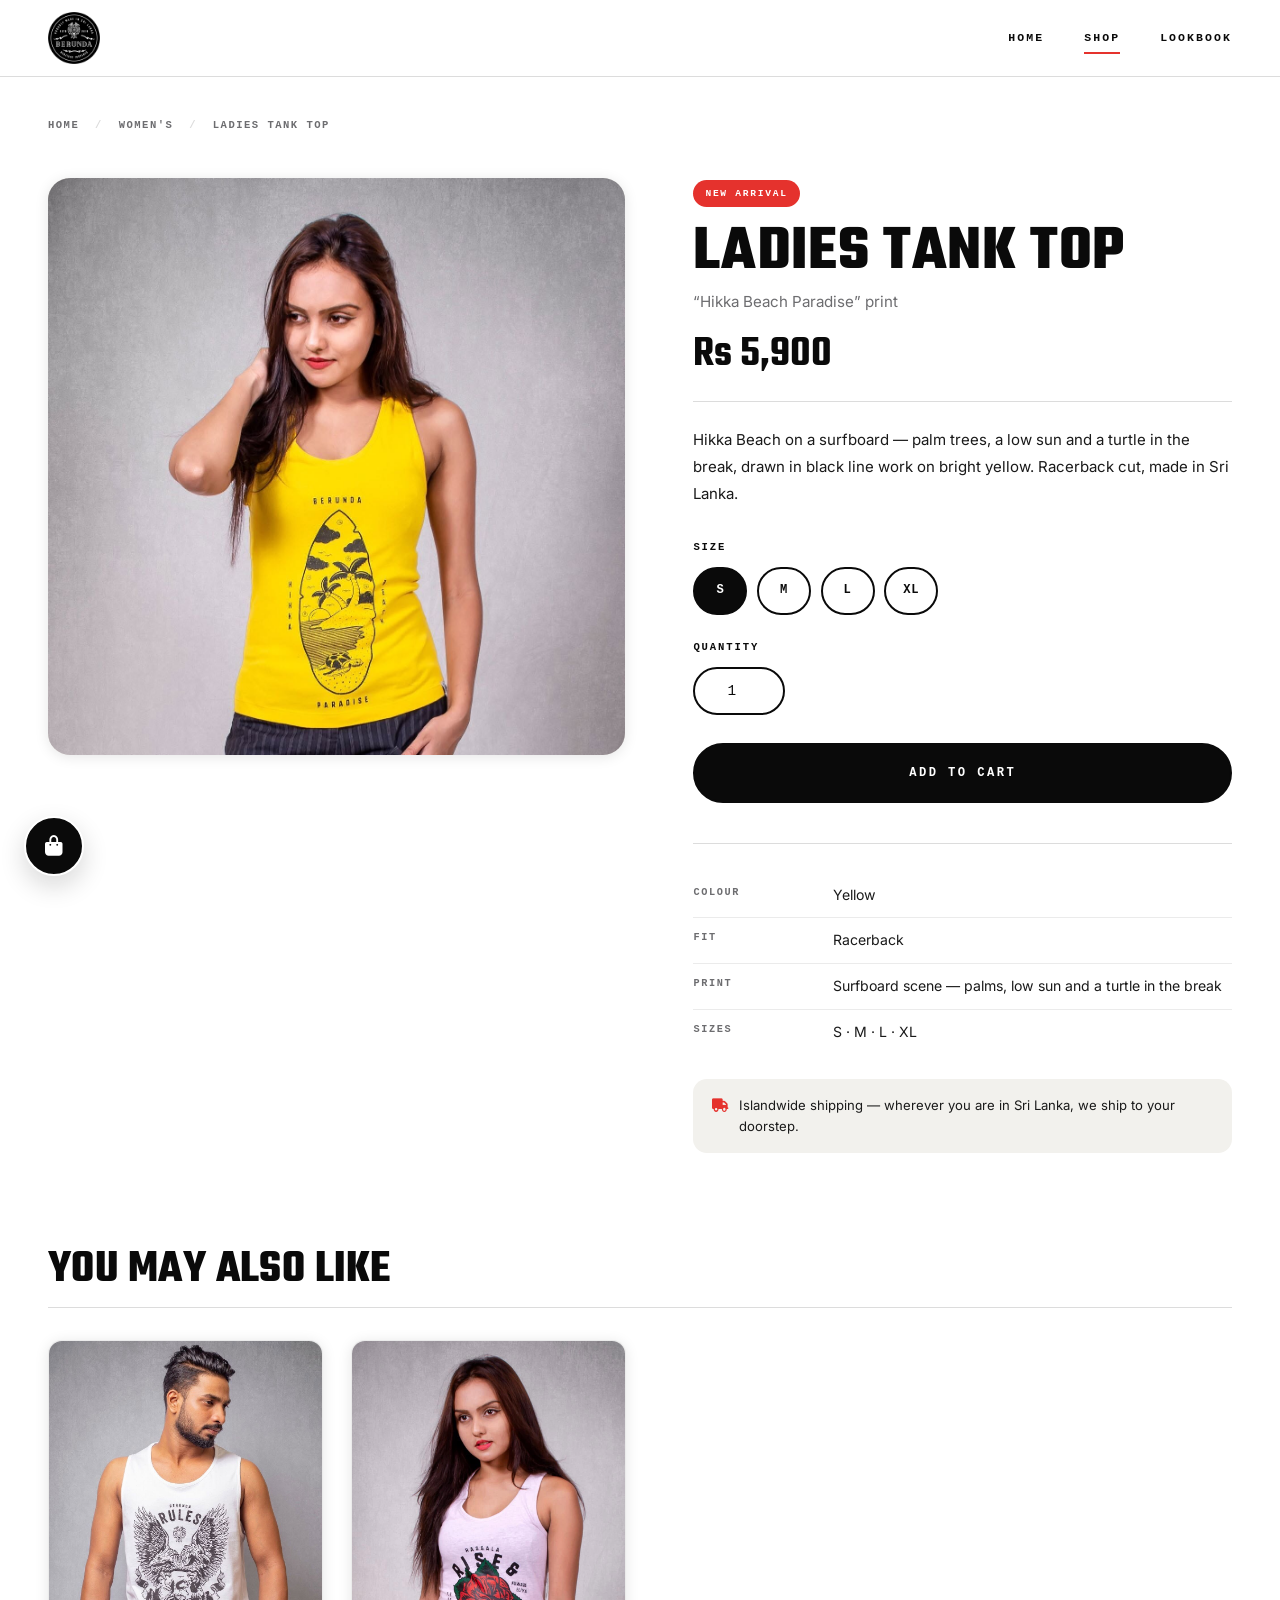
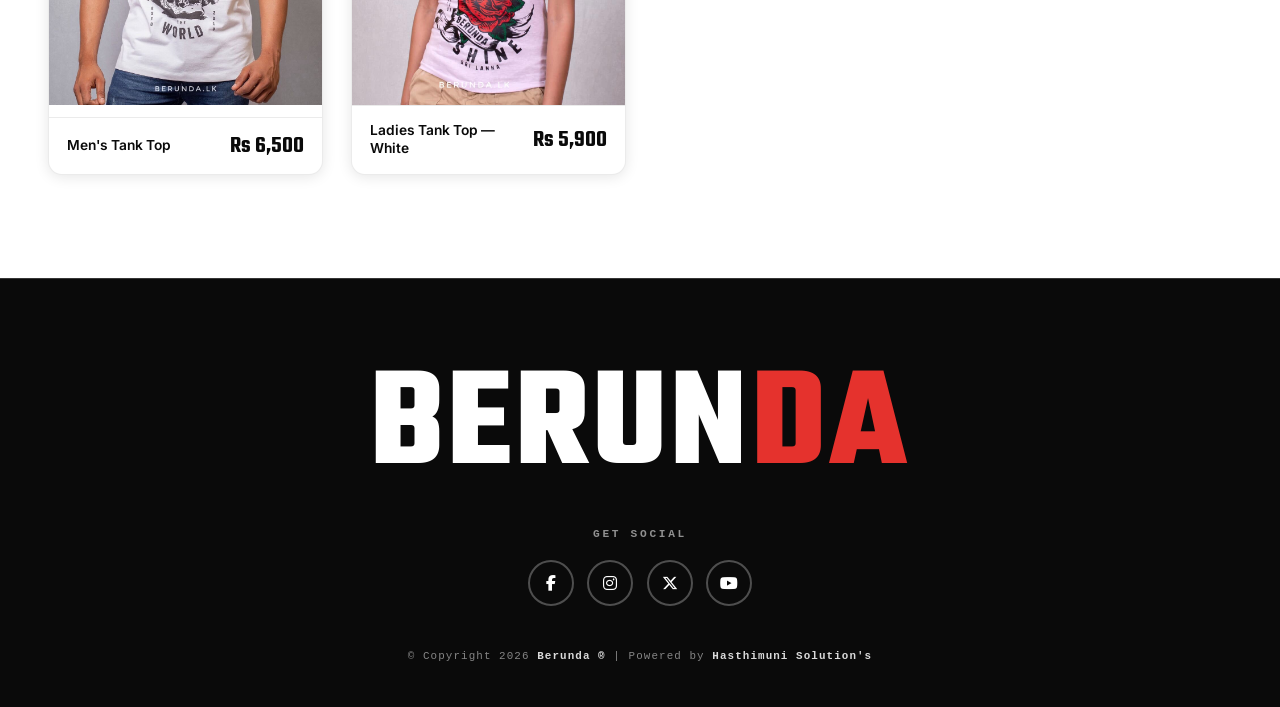
<file: product-ladies-tank-top.html>
<!doctype html>
<html lang="en">

<head>

    <!-- Font Awesome (free CDN) -->
    <link rel="stylesheet" href="https://cdnjs.cloudflare.com/ajax/libs/font-awesome/6.5.2/css/all.min.css"
        crossorigin="anonymous" referrerpolicy="no-referrer">

    <!-- Required meta tags -->
    <meta charset="utf-8">
    <meta name="viewport" content="width=device-width, initial-scale=1, shrink-to-fit=no">
    <meta name="description" content="Ladies Tank Top from Berunda — yellow, racerback, made in Sri Lanka.">

    <!-- Link preview -->
    <link rel="canonical" href="https://berunda.netlify.app/product-ladies-tank-top.html">
    <meta property="og:type" content="website">
    <meta property="og:site_name" content="Berunda">
    <meta property="og:title" content="Ladies Tank Top - Berunda">
    <meta property="og:description" content="Ladies Tank Top from Berunda — yellow, racerback, made in Sri Lanka.">
    <meta property="og:url" content="https://berunda.netlify.app/product-ladies-tank-top.html">
    <meta property="og:image" content="https://berunda.netlify.app/images/og-preview.jpg">
    <meta property="og:image:width" content="1200">
    <meta property="og:image:height" content="630">
    <meta property="og:image:alt" content="Berunda tees laid flat - Be Unique, Be Proud, Be Berunda">
    <meta name="twitter:card" content="summary_large_image">


    <!-- Bootstrap CSS -->
    <link rel="stylesheet" href="https://stackpath.bootstrapcdn.com/bootstrap/4.5.2/css/bootstrap.min.css"
        integrity="sha384-JcKb8q3iqJ61gNV9KGb8thSsNjpSL0n8PARn9HuZOnIxN0hoP+VmmDGMN5t9UJ0Z" crossorigin="anonymous">

    <!-- Body typeface -->
    <link rel="preconnect" href="https://fonts.googleapis.com">
    <link rel="preconnect" href="https://fonts.gstatic.com" crossorigin>
    <link rel="stylesheet" href="https://fonts.googleapis.com/css2?family=Inter:wght@400;500;600;700&display=swap">

    <!-- CSS -->
    <link rel="stylesheet" href="css/style.css">
    <link rel="stylesheet" href="css/product.css">
    <link rel="stylesheet" href="css/cart.css">

    <link rel="icon" href="images/logos/favicon.ico" type="image/x-icon">

    <title>Ladies Tank Top — Berunda</title>

</head>

<body>

    <!-- navbar -->

    <nav class="navbar navbar-expand-lg navbar-light">

        <a class="navbar-brand" href="index.html"><img src="images/logos/logo.png" alt="Berunda"></a>

        <button class="navbar-toggler" type="button" data-toggle="collapse" data-target="#navbarNav"
            aria-controls="navbarNav" aria-expanded="false" aria-label="Toggle navigation">
            <span class="navbar-toggler-icon"></span>
        </button>

        <div class="collapse navbar-collapse" id="navbarNav">

            <ul class="navbar-nav ml-auto">

                <li class="nav-item">
                    <a class="nav-link" href="index.html">Home</a>
                </li>

                <li class="nav-item dropdown active">

                    <a class="nav-link" href="#" id="navbarDropdownMenuLink" role="button" data-toggle="dropdown"
                        aria-haspopup="true" aria-expanded="false">
                        Shop
                    </a>

                    <div class="dropdown-menu dropdown-menu-right" aria-labelledby="navbarDropdownMenuLink">
                        <a class="dropdown-item" href="mens.html">Men's</a>
                        <a class="dropdown-item" href="womens.html">Women's</a>
                    </div>

                </li>

                <li class="nav-item">
                    <a class="nav-link" href="index.html#lookbook">Lookbook</a>
                </li>

            </ul>

        </div>

    </nav>

    <!-- end of navbar -->

    <!-- product -->

    <div class="product-page">
        <div class="inner-width">

            <nav class="crumbs" aria-label="Breadcrumb">
                <a href="index.html">Home</a>
                <span class="sep">/</span>
                <a href="womens.html">Women's</a>
                <span class="sep">/</span>
                <span aria-current="page">Ladies Tank Top</span>
            </nav>

            <div class="row">

                <div class="col-lg-6">
                    <div class="product-media">
                        <img src="images/product/ladies-tank-top.jpg" width="1280" height="1280" alt="Woman wearing the yellow Berunda racerback tank top, printed with a surfboard containing palms, a sunset and a turtle">
                    </div>
                </div>

                <div class="col-lg-6">
                    <div class="product-info">

                        <div class="eyebrow">New Arrival</div>
                        <h1>Ladies Tank Top</h1>
                        <p class="subtitle">&ldquo;Hikka Beach Paradise&rdquo; print</p>
                        <div class="price">Rs 5,900</div>

                        <p class="description">Hikka Beach on a surfboard &mdash; palm trees, a low sun and a turtle in the break, drawn in black line work on bright yellow. Racerback cut, made in Sri Lanka.</p>

                        <form class="product-form" onsubmit="return false;">

                            <span class="field-label" id="product-ladies-tank-top-size-label">Size</span>
                            <div class="size-options" role="radiogroup"
                                aria-labelledby="product-ladies-tank-top-size-label">

                            <input type="radio" name="size" id="product-ladies-tank-top-size-s"
                                value="S" checked>
                            <label for="product-ladies-tank-top-size-s">S</label>

                            <input type="radio" name="size" id="product-ladies-tank-top-size-m"
                                value="M">
                            <label for="product-ladies-tank-top-size-m">M</label>

                            <input type="radio" name="size" id="product-ladies-tank-top-size-l"
                                value="L">
                            <label for="product-ladies-tank-top-size-l">L</label>

                            <input type="radio" name="size" id="product-ladies-tank-top-size-xl"
                                value="XL">
                            <label for="product-ladies-tank-top-size-xl">XL</label>

                            </div>

                            <div class="qty-row">
                                <div>
                                    <label class="field-label" for="product-ladies-tank-top-qty">Quantity</label>
                                    <input type="number" id="product-ladies-tank-top-qty" name="qty" value="1" min="1"
                                        max="10">
                                </div>
                            </div>

                            <button type="button" class="buy-now" data-cart-add
                                data-id="product-ladies-tank-top"
                                data-name="Ladies Tank Top"
                                data-price="5900"
                                data-image="images/product/ladies-tank-top.jpg"
                                data-url="product-ladies-tank-top.html"
                                data-size-from="input[name=size]:checked"
                                data-qty-from="#product-ladies-tank-top-qty">Add to Cart</button>

                        </form>

                        <div class="product-specs">
                            <!-- Only what the product shot actually shows. Fabric, weight and care
                                 need real figures before they go on the page. -->
                            <dl>
                                <dt>Colour</dt>
                                <dd>Yellow</dd>

                                <dt>Fit</dt>
                                <dd>Racerback</dd>

                                <dt>Print</dt>
                                <dd>Surfboard scene &mdash; palms, low sun and a turtle in the break</dd>

                                <dt>Sizes</dt>
                                <dd>S &middot; M &middot; L &middot; XL</dd>
                            </dl>

                            <p class="shipping-note"><i class="fa-solid fa-truck"></i>Islandwide shipping &mdash;
                                wherever you are in Sri Lanka, we ship to your doorstep.</p>
                        </div>

                    </div>
                </div>

            </div>

            <!-- related -->

            <div class="related">

                <h2>You may also like</h2>
                <div class="rule"></div>

                <div class="related-grid">

                    <a class="related-card" href="product-mens-tank-top.html">
                        <div class="thumb">
                            <img src="images/product/mens-tank-top.jpg" width="1280" height="1280" loading="lazy" alt="Man wearing the white Berunda tank top, printed with twin eagles and a skull above the words Berunda Rules the World">
                        </div>
                        <div class="meta">
                            <span class="name">Men's Tank Top</span>
                            <span class="cost">Rs 6,500</span>
                        </div>
                    </a>

                    <a class="related-card" href="product-ladies-tank-top-white.html">
                        <div class="thumb">
                            <img src="images/product/ladies-tank-top-white.jpg" width="1280" height="1280" loading="lazy" alt="Woman wearing the pale pink Berunda tank top, printed with a red rose above the words Rise and Shine, Haggala, Nuwara Eliya">
                        </div>
                        <div class="meta">
                            <span class="name">Ladies Tank Top &mdash; White</span>
                            <span class="cost">Rs 5,900</span>
                        </div>
                    </a>

                </div>

            </div>

            <!-- end of related -->

        </div>
    </div>

    <!-- end of product -->

    <footer>

        <div class="wrap">

            <p class="foot-mark">BERUN<span>DA</span></p>

                    <h4>Get Social</h4>
                    <ul>
                        <li><a href="https://www.facebook.com/berunda.lk/" aria-label="Facebook"><i
                                    class="fa-brands fa-facebook-f"></i></a></li>
                        <li><a href="https://www.instagram.com/berunda.lk/" aria-label="Instagram"><i
                                    class="fa-brands fa-instagram"></i></a></li>
                        <li><a href="https://twitter.com/TNo1r" aria-label="X"><i class="fa-brands fa-x-twitter"></i></a>
                        </li>
                        <li><a href="https://www.youtube.com/@Berunda" aria-label="YouTube"><i
                                    class="fa-brands fa-youtube"></i></a></li>
                    </ul>

                    <p>&copy; Copyright 2026 <a href="https://berunda.netlify.app/"><strong>Berunda &reg;</strong> </a>| Powered
                        by <a href="https://hasthimunisolutions.com/"><strong>Hasthimuni Solution's</strong></a>
                    </p>

        </div>

    </footer>

    <script src="js/jquery.min.js"></script>

    <script src="https://cdn.jsdelivr.net/npm/popper.js@1.16.1/dist/umd/popper.min.js"
        integrity="sha384-9/reFTGAW83EW2RDu2S0VKaIzap3H66lZH81PoYlFhbGU+6BZp6G7niu735Sk7lN"
        crossorigin="anonymous"></script>

    <script src="https://stackpath.bootstrapcdn.com/bootstrap/4.5.2/js/bootstrap.min.js"
        integrity="sha384-B4gt1jrGC7Jh4AgTPSdUtOBvfO8shuf57BaghqFfPlYxofvL8/KUEfYiJOMMV+rV"
        crossorigin="anonymous"></script>

    <script src="js/cart.js"></script>

</body>

</html>
</file>
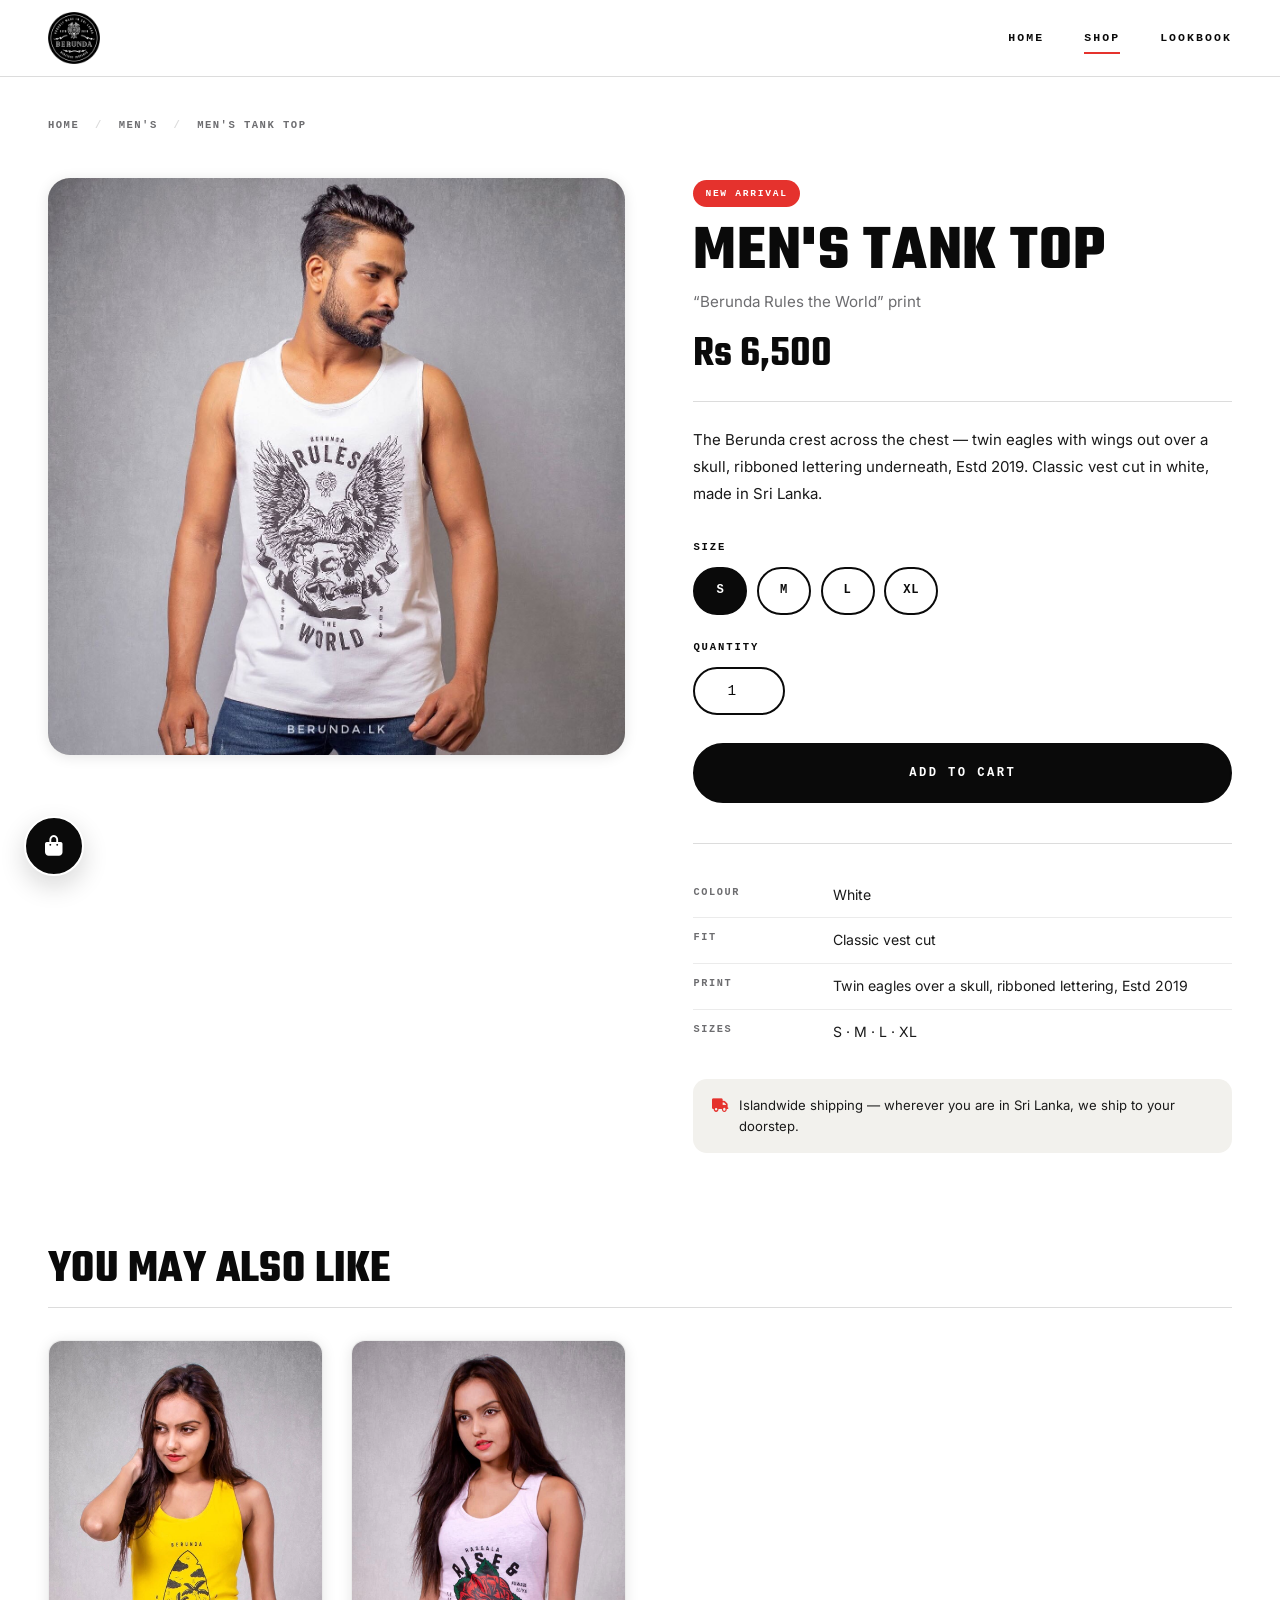
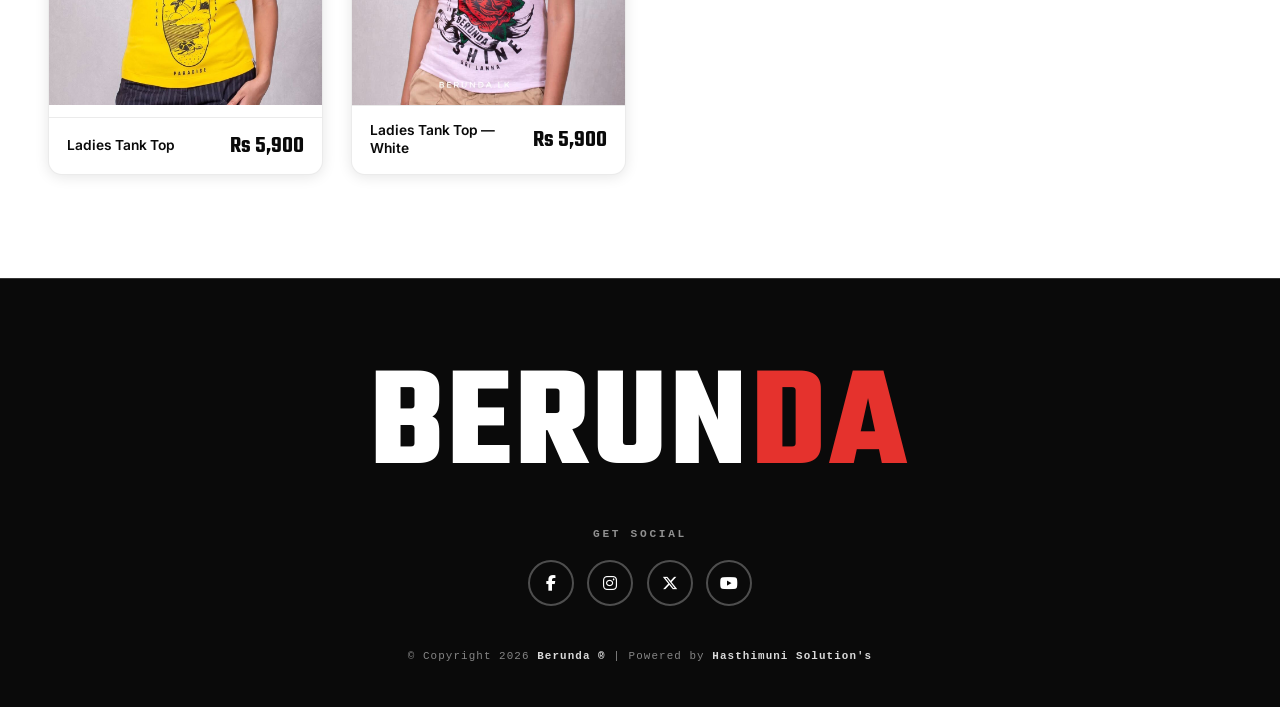
<file: product-mens-tank-top.html>
<!doctype html>
<html lang="en">

<head>

    <!-- Font Awesome (free CDN) -->
    <link rel="stylesheet" href="https://cdnjs.cloudflare.com/ajax/libs/font-awesome/6.5.2/css/all.min.css"
        crossorigin="anonymous" referrerpolicy="no-referrer">

    <!-- Required meta tags -->
    <meta charset="utf-8">
    <meta name="viewport" content="width=device-width, initial-scale=1, shrink-to-fit=no">
    <meta name="description" content="Men's Tank Top from Berunda — white, classic vest cut, made in Sri Lanka.">

    <!-- Link preview -->
    <link rel="canonical" href="https://berunda.netlify.app/product-mens-tank-top.html">
    <meta property="og:type" content="website">
    <meta property="og:site_name" content="Berunda">
    <meta property="og:title" content="Men's Tank Top - Berunda">
    <meta property="og:description" content="Men's Tank Top from Berunda — white, classic vest cut, made in Sri Lanka.">
    <meta property="og:url" content="https://berunda.netlify.app/product-mens-tank-top.html">
    <meta property="og:image" content="https://berunda.netlify.app/images/og-preview.jpg">
    <meta property="og:image:width" content="1200">
    <meta property="og:image:height" content="630">
    <meta property="og:image:alt" content="Berunda tees laid flat - Be Unique, Be Proud, Be Berunda">
    <meta name="twitter:card" content="summary_large_image">


    <!-- Bootstrap CSS -->
    <link rel="stylesheet" href="https://stackpath.bootstrapcdn.com/bootstrap/4.5.2/css/bootstrap.min.css"
        integrity="sha384-JcKb8q3iqJ61gNV9KGb8thSsNjpSL0n8PARn9HuZOnIxN0hoP+VmmDGMN5t9UJ0Z" crossorigin="anonymous">

    <!-- Body typeface -->
    <link rel="preconnect" href="https://fonts.googleapis.com">
    <link rel="preconnect" href="https://fonts.gstatic.com" crossorigin>
    <link rel="stylesheet" href="https://fonts.googleapis.com/css2?family=Inter:wght@400;500;600;700&display=swap">

    <!-- CSS -->
    <link rel="stylesheet" href="css/style.css">
    <link rel="stylesheet" href="css/product.css">
    <link rel="stylesheet" href="css/cart.css">

    <link rel="icon" href="images/logos/favicon.ico" type="image/x-icon">

    <title>Men's Tank Top — Berunda</title>

</head>

<body>

    <!-- navbar -->

    <nav class="navbar navbar-expand-lg navbar-light">

        <a class="navbar-brand" href="index.html"><img src="images/logos/logo.png" alt="Berunda"></a>

        <button class="navbar-toggler" type="button" data-toggle="collapse" data-target="#navbarNav"
            aria-controls="navbarNav" aria-expanded="false" aria-label="Toggle navigation">
            <span class="navbar-toggler-icon"></span>
        </button>

        <div class="collapse navbar-collapse" id="navbarNav">

            <ul class="navbar-nav ml-auto">

                <li class="nav-item">
                    <a class="nav-link" href="index.html">Home</a>
                </li>

                <li class="nav-item dropdown active">

                    <a class="nav-link" href="#" id="navbarDropdownMenuLink" role="button" data-toggle="dropdown"
                        aria-haspopup="true" aria-expanded="false">
                        Shop
                    </a>

                    <div class="dropdown-menu dropdown-menu-right" aria-labelledby="navbarDropdownMenuLink">
                        <a class="dropdown-item" href="mens.html">Men's</a>
                        <a class="dropdown-item" href="womens.html">Women's</a>
                    </div>

                </li>

                <li class="nav-item">
                    <a class="nav-link" href="index.html#lookbook">Lookbook</a>
                </li>

            </ul>

        </div>

    </nav>

    <!-- end of navbar -->

    <!-- product -->

    <div class="product-page">
        <div class="inner-width">

            <nav class="crumbs" aria-label="Breadcrumb">
                <a href="index.html">Home</a>
                <span class="sep">/</span>
                <a href="mens.html">Men's</a>
                <span class="sep">/</span>
                <span aria-current="page">Men's Tank Top</span>
            </nav>

            <div class="row">

                <div class="col-lg-6">
                    <div class="product-media">
                        <img src="images/product/mens-tank-top.jpg" width="1280" height="1280" alt="Man wearing the white Berunda tank top, printed with twin eagles and a skull above the words Berunda Rules the World">
                    </div>
                </div>

                <div class="col-lg-6">
                    <div class="product-info">

                        <div class="eyebrow">New Arrival</div>
                        <h1>Men's Tank Top</h1>
                        <p class="subtitle">&ldquo;Berunda Rules the World&rdquo; print</p>
                        <div class="price">Rs 6,500</div>

                        <p class="description">The Berunda crest across the chest &mdash; twin eagles with wings out over a skull, ribboned lettering underneath, Estd 2019. Classic vest cut in white, made in Sri Lanka.</p>

                        <form class="product-form" onsubmit="return false;">

                            <span class="field-label" id="product-mens-tank-top-size-label">Size</span>
                            <div class="size-options" role="radiogroup"
                                aria-labelledby="product-mens-tank-top-size-label">

                            <input type="radio" name="size" id="product-mens-tank-top-size-s"
                                value="S" checked>
                            <label for="product-mens-tank-top-size-s">S</label>

                            <input type="radio" name="size" id="product-mens-tank-top-size-m"
                                value="M">
                            <label for="product-mens-tank-top-size-m">M</label>

                            <input type="radio" name="size" id="product-mens-tank-top-size-l"
                                value="L">
                            <label for="product-mens-tank-top-size-l">L</label>

                            <input type="radio" name="size" id="product-mens-tank-top-size-xl"
                                value="XL">
                            <label for="product-mens-tank-top-size-xl">XL</label>

                            </div>

                            <div class="qty-row">
                                <div>
                                    <label class="field-label" for="product-mens-tank-top-qty">Quantity</label>
                                    <input type="number" id="product-mens-tank-top-qty" name="qty" value="1" min="1"
                                        max="10">
                                </div>
                            </div>

                            <button type="button" class="buy-now" data-cart-add
                                data-id="product-mens-tank-top"
                                data-name="Men's Tank Top"
                                data-price="6500"
                                data-image="images/product/mens-tank-top.jpg"
                                data-url="product-mens-tank-top.html"
                                data-size-from="input[name=size]:checked"
                                data-qty-from="#product-mens-tank-top-qty">Add to Cart</button>

                        </form>

                        <div class="product-specs">
                            <!-- Only what the product shot actually shows. Fabric, weight and care
                                 need real figures before they go on the page. -->
                            <dl>
                                <dt>Colour</dt>
                                <dd>White</dd>

                                <dt>Fit</dt>
                                <dd>Classic vest cut</dd>

                                <dt>Print</dt>
                                <dd>Twin eagles over a skull, ribboned lettering, Estd 2019</dd>

                                <dt>Sizes</dt>
                                <dd>S &middot; M &middot; L &middot; XL</dd>
                            </dl>

                            <p class="shipping-note"><i class="fa-solid fa-truck"></i>Islandwide shipping &mdash;
                                wherever you are in Sri Lanka, we ship to your doorstep.</p>
                        </div>

                    </div>
                </div>

            </div>

            <!-- related -->

            <div class="related">

                <h2>You may also like</h2>
                <div class="rule"></div>

                <div class="related-grid">

                    <a class="related-card" href="product-ladies-tank-top.html">
                        <div class="thumb">
                            <img src="images/product/ladies-tank-top.jpg" width="1280" height="1280" loading="lazy" alt="Woman wearing the yellow Berunda racerback tank top, printed with a surfboard containing palms, a sunset and a turtle">
                        </div>
                        <div class="meta">
                            <span class="name">Ladies Tank Top</span>
                            <span class="cost">Rs 5,900</span>
                        </div>
                    </a>

                    <a class="related-card" href="product-ladies-tank-top-white.html">
                        <div class="thumb">
                            <img src="images/product/ladies-tank-top-white.jpg" width="1280" height="1280" loading="lazy" alt="Woman wearing the pale pink Berunda tank top, printed with a red rose above the words Rise and Shine, Haggala, Nuwara Eliya">
                        </div>
                        <div class="meta">
                            <span class="name">Ladies Tank Top &mdash; White</span>
                            <span class="cost">Rs 5,900</span>
                        </div>
                    </a>

                </div>

            </div>

            <!-- end of related -->

        </div>
    </div>

    <!-- end of product -->

    <footer>

        <div class="wrap">

            <p class="foot-mark">BERUN<span>DA</span></p>

                    <h4>Get Social</h4>
                    <ul>
                        <li><a href="https://www.facebook.com/berunda.lk/" aria-label="Facebook"><i
                                    class="fa-brands fa-facebook-f"></i></a></li>
                        <li><a href="https://www.instagram.com/berunda.lk/" aria-label="Instagram"><i
                                    class="fa-brands fa-instagram"></i></a></li>
                        <li><a href="https://twitter.com/TNo1r" aria-label="X"><i class="fa-brands fa-x-twitter"></i></a>
                        </li>
                        <li><a href="https://www.youtube.com/@Berunda" aria-label="YouTube"><i
                                    class="fa-brands fa-youtube"></i></a></li>
                    </ul>

                    <p>&copy; Copyright 2026 <a href="https://berunda.netlify.app/"><strong>Berunda &reg;</strong> </a>| Powered
                        by <a href="https://hasthimunisolutions.com/"><strong>Hasthimuni Solution's</strong></a>
                    </p>

        </div>

    </footer>

    <script src="js/jquery.min.js"></script>

    <script src="https://cdn.jsdelivr.net/npm/popper.js@1.16.1/dist/umd/popper.min.js"
        integrity="sha384-9/reFTGAW83EW2RDu2S0VKaIzap3H66lZH81PoYlFhbGU+6BZp6G7niu735Sk7lN"
        crossorigin="anonymous"></script>

    <script src="https://stackpath.bootstrapcdn.com/bootstrap/4.5.2/js/bootstrap.min.js"
        integrity="sha384-B4gt1jrGC7Jh4AgTPSdUtOBvfO8shuf57BaghqFfPlYxofvL8/KUEfYiJOMMV+rV"
        crossorigin="anonymous"></script>

    <script src="js/cart.js"></script>

</body>

</html>
</file>
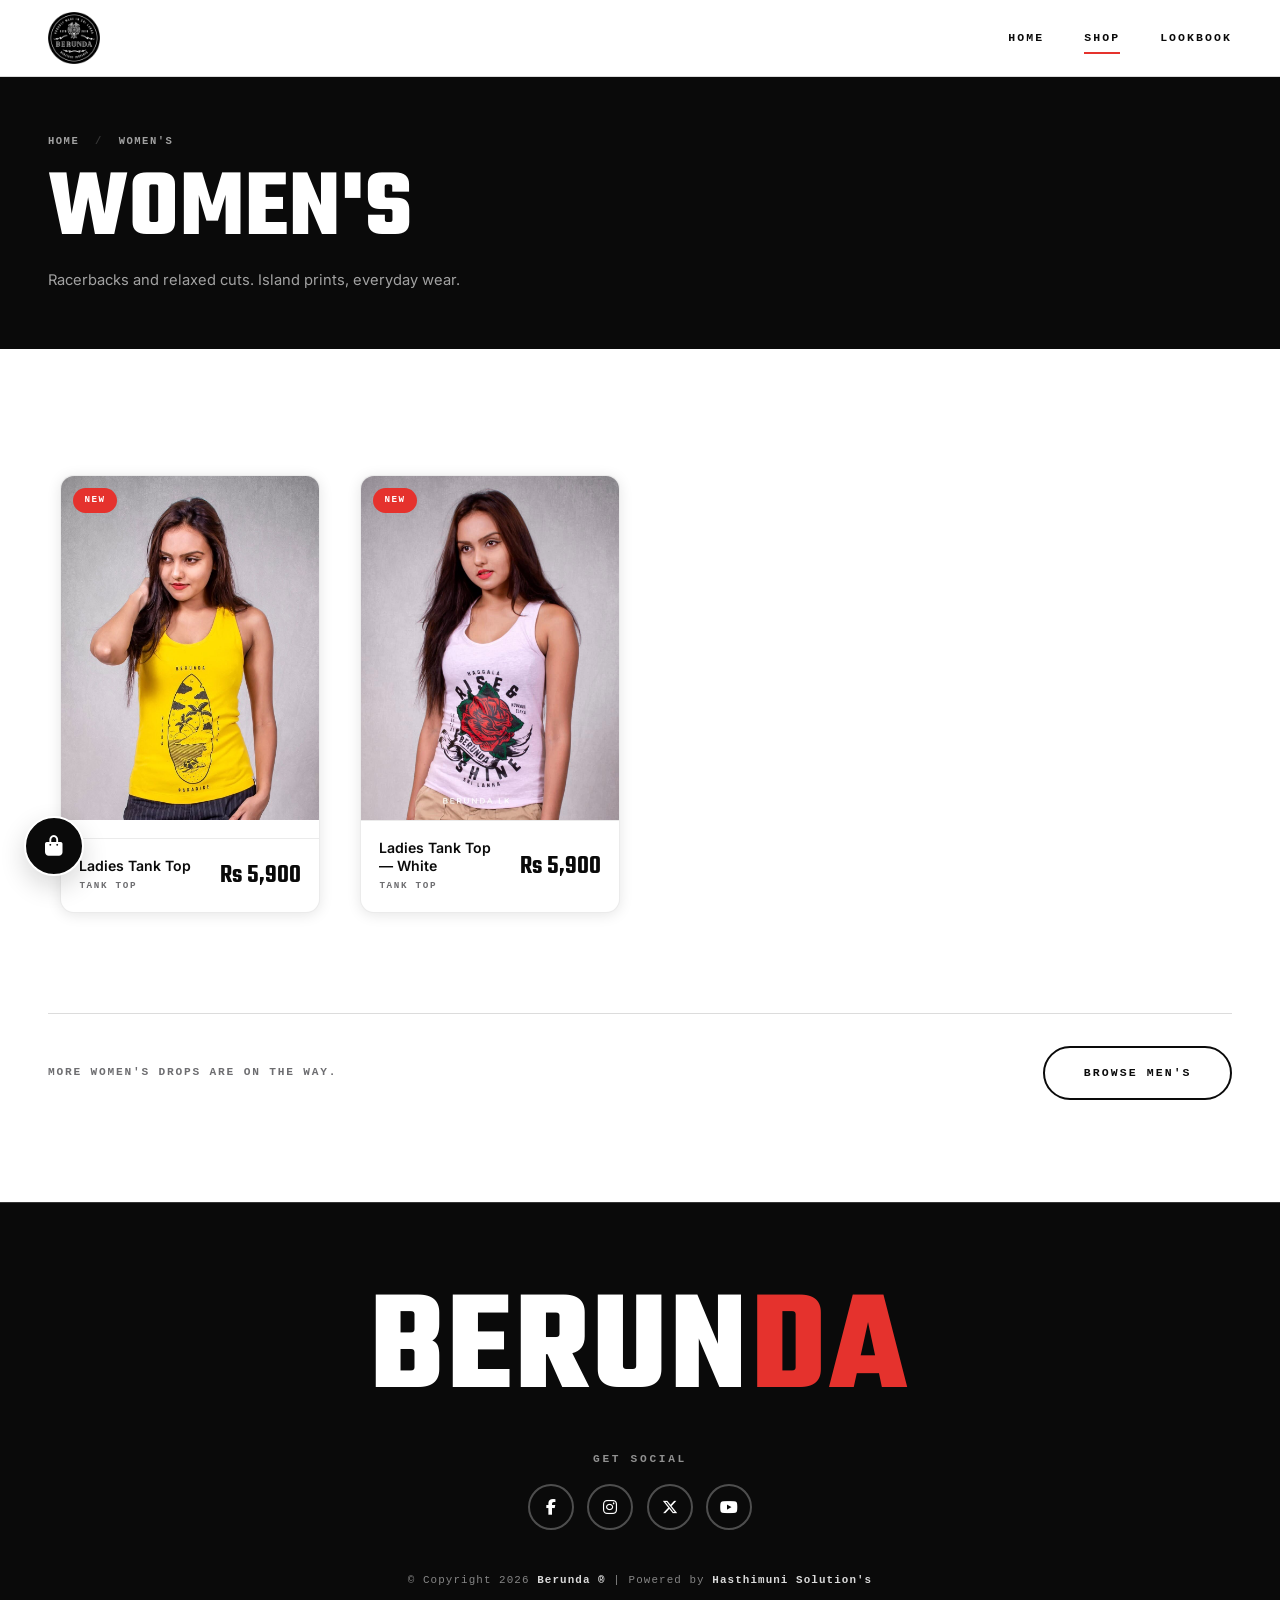
<file: womens.html>
<!doctype html>
<html lang="en">

<head>

    <meta charset="utf-8">
    <meta name="viewport" content="width=device-width, initial-scale=1, shrink-to-fit=no">
    <meta name="description"
        content="Shop Berunda women's streetwear — tank tops and tees, heritage inspired, made in Sri Lanka.">

    <!-- Link preview -->
    <link rel="canonical" href="https://berunda.netlify.app/womens.html">
    <meta property="og:type" content="website">
    <meta property="og:site_name" content="Berunda">
    <meta property="og:title" content="Women's - Berunda">
    <meta property="og:description" content="Shop Berunda women's streetwear — tank tops and tees, heritage inspired, made in Sri Lanka.">
    <meta property="og:url" content="https://berunda.netlify.app/womens.html">
    <meta property="og:image" content="https://berunda.netlify.app/images/og-preview.jpg">
    <meta property="og:image:width" content="1200">
    <meta property="og:image:height" content="630">
    <meta property="og:image:alt" content="Berunda tees laid flat - Be Unique, Be Proud, Be Berunda">
    <meta name="twitter:card" content="summary_large_image">


    <!-- Font Awesome (free CDN) -->
    <link rel="stylesheet" href="https://cdnjs.cloudflare.com/ajax/libs/font-awesome/6.5.2/css/all.min.css"
        crossorigin="anonymous" referrerpolicy="no-referrer">

    <!-- Body typeface -->
    <link rel="preconnect" href="https://fonts.googleapis.com">
    <link rel="preconnect" href="https://fonts.gstatic.com" crossorigin>
    <link rel="stylesheet" href="https://fonts.googleapis.com/css2?family=Inter:wght@400;500;600;700&display=swap">

    <!-- Bootstrap CSS -->
    <link rel="stylesheet" href="https://stackpath.bootstrapcdn.com/bootstrap/4.5.2/css/bootstrap.min.css"
        integrity="sha384-JcKb8q3iqJ61gNV9KGb8thSsNjpSL0n8PARn9HuZOnIxN0hoP+VmmDGMN5t9UJ0Z" crossorigin="anonymous">

    <!-- CSS -->
    <link rel="stylesheet" href="css/style.css">
    <link rel="stylesheet" href="css/slider.css">
    <link rel="stylesheet" href="css/product.css">
    <link rel="stylesheet" href="css/cart.css">

    <link rel="icon" href="images/logos/favicon.ico" type="image/x-icon">

    <title>Women's — Berunda</title>

</head>

<body>

    <!-- navbar -->

    <nav class="navbar navbar-expand-lg navbar-light">

        <a class="navbar-brand" href="index.html"><img src="images/logos/logo.png" alt="Berunda"></a>

        <button class="navbar-toggler" type="button" data-toggle="collapse" data-target="#navbarNav"
            aria-controls="navbarNav" aria-expanded="false" aria-label="Toggle navigation">
            <span class="navbar-toggler-icon"></span>
        </button>

        <div class="collapse navbar-collapse" id="navbarNav">

            <ul class="navbar-nav ml-auto">

                <li class="nav-item">
                    <a class="nav-link" href="index.html">Home</a>
                </li>

                <li class="nav-item dropdown active">

                    <a class="nav-link" href="#" id="navbarDropdownMenuLink" role="button" data-toggle="dropdown"
                        aria-haspopup="true" aria-expanded="false">
                        Shop
                    </a>

                    <div class="dropdown-menu dropdown-menu-right" aria-labelledby="navbarDropdownMenuLink">
                        <a class="dropdown-item" href="mens.html">Men's</a>
                        <a class="dropdown-item" href="womens.html">Women's</a>
                    </div>

                </li>

                <li class="nav-item">
                    <a class="nav-link" href="index.html#lookbook">Lookbook</a>
                </li>

            </ul>

        </div>

    </nav>

    <!-- end of navbar -->

    <!-- category head -->

    <header class="cat-head">
        <div class="wrap">
            <nav class="crumbs" aria-label="Breadcrumb">
                <a href="index.html">Home</a>
                <span class="sep">/</span>
                <span aria-current="page">Women's</span>
            </nav>
            <h1>Women's</h1>
            <p>Racerbacks and relaxed cuts. Island prints, everyday wear.</p>
        </div>
    </header>

    <!-- end of category head -->

    <!-- products -->

    <section class="products">

        <div class="products-grid">

            <div class="product">
                <div class="box">
                    <div class="slide-img">
                        <span class="flag">New</span>
                        <img src="images/product/ladies-tank-top.jpg" width="1280" height="1280" loading="lazy"
                            alt="Woman wearing the yellow Berunda racerback tank top, printed with a surfboard containing palms, a sunset and a turtle">
                        <div class="overlay">
                            <a href="product-ladies-tank-top.html" class="buy-btn">View Product</a>
                        </div>
                    </div>
                    <div class="detail-box">
                        <div class="type">
                            <a href="product-ladies-tank-top.html">Ladies Tank Top</a>
                            <span>Tank Top</span>
                        </div>
                        <a href="product-ladies-tank-top.html" class="price">Rs 5,900</a>
                    </div>
                </div>
            </div>

            <div class="product">
                <div class="box">
                    <div class="slide-img">
                        <span class="flag">New</span>
                        <img src="images/product/ladies-tank-top-white.jpg" width="1280" height="1280" loading="lazy"
                            alt="Woman wearing the pale pink Berunda tank top, printed with a red rose above the words Rise and Shine">
                        <div class="overlay">
                            <a href="product-ladies-tank-top-white.html" class="buy-btn">View Product</a>
                        </div>
                    </div>
                    <div class="detail-box">
                        <div class="type">
                            <a href="product-ladies-tank-top-white.html">Ladies Tank Top &mdash; White</a>
                            <span>Tank Top</span>
                        </div>
                        <a href="product-ladies-tank-top-white.html" class="price">Rs 5,900</a>
                    </div>
                </div>
            </div>

        </div>

        <div class="cat-more">
            <p>More women's drops are on the way.</p>
            <a href="mens.html" class="btn-line">Browse Men's</a>
        </div>

    </section>

    <!-- end of products -->

    <footer>

        <div class="wrap">

            <p class="foot-mark">BERUN<span>DA</span></p>

            <h4>Get Social</h4>
            <ul>
                <li><a href="https://www.facebook.com/berunda.lk/" aria-label="Facebook"><i
                            class="fa-brands fa-facebook-f"></i></a></li>
                <li><a href="https://www.instagram.com/berunda.lk/" aria-label="Instagram"><i
                            class="fa-brands fa-instagram"></i></a></li>
                <li><a href="https://twitter.com/TNo1r" aria-label="X"><i class="fa-brands fa-x-twitter"></i></a></li>
                <li><a href="https://www.youtube.com/@Berunda" aria-label="YouTube"><i
                            class="fa-brands fa-youtube"></i></a></li>
            </ul>

            <p>&copy; Copyright 2026 <a href="https://berunda.netlify.app/"><strong>Berunda &reg;</strong></a>
                | Powered by <a href="https://hasthimunisolutions.com/"><strong>Hasthimuni Solution's</strong></a>
            </p>

        </div>

    </footer>

    <script src="js/jquery.min.js"></script>

    <script src="https://cdn.jsdelivr.net/npm/popper.js@1.16.1/dist/umd/popper.min.js"
        integrity="sha384-9/reFTGAW83EW2RDu2S0VKaIzap3H66lZH81PoYlFhbGU+6BZp6G7niu735Sk7lN"
        crossorigin="anonymous"></script>

    <script src="https://stackpath.bootstrapcdn.com/bootstrap/4.5.2/js/bootstrap.min.js"
        integrity="sha384-B4gt1jrGC7Jh4AgTPSdUtOBvfO8shuf57BaghqFfPlYxofvL8/KUEfYiJOMMV+rV"
        crossorigin="anonymous"></script>

    <script src="js/cart.js"></script>

</body>

</html>
</file>
<file: css/style.css>
/* ==========================================================================
   BERUNDA — core design system
   Tokens, base type, navbar, buttons, marquee, footer.
   Loaded first on every page, after Bootstrap so it wins the cascade.
   ========================================================================== */


/*------fonts------*/

/* All five weights are shipped in css/fonts, so declare all five rather than
   loading one file and letting the browser fake the rest. */

@font-face {
    font-family: Teko;
    src: url(fonts/teko-light.ttf);
    font-weight: 300;
    font-display: swap;
}

@font-face {
    font-family: Teko;
    src: url(fonts/teko-regular.ttf);
    font-weight: 400;
    font-display: swap;
}

@font-face {
    font-family: Teko;
    src: url(fonts/teko-medium.ttf);
    font-weight: 500;
    font-display: swap;
}

@font-face {
    font-family: Teko;
    src: url(fonts/teko-semibold.ttf);
    font-weight: 600;
    font-display: swap;
}

@font-face {
    font-family: Teko;
    src: url(fonts/teko-bold.ttf);
    font-weight: 700;
    font-display: swap;
}


/*------tokens------*/

:root {
    --paper: #ffffff;
    --bone: #f2f1ed;
    --bone-2: #e6e4dd;
    --ink: #0a0a0a;
    --ink-2: #1a1a1a;
    --muted: #6d6d70;

    /* one hot accent against an otherwise monochrome brand */
    --signal: #e5322d;

    --line: rgba(10, 10, 10, 0.14);
    --line-soft: rgba(10, 10, 10, 0.08);

    /* Backdrop behind the featured product. A mid charcoal rather than black,
       so the white card reads as lit against it. */
    --matt: #303030;

    /* Dark section bands. Kept separate from --bone, which stays a light tint
       for small surfaces like the modal close hover. */
    --band: #0a0a0a;
    --band-ink: #ffffff;
    --band-muted: rgba(255, 255, 255, 0.62);
    --band-line: rgba(255, 255, 255, 0.18);

    --display: Teko, "Oswald", "Arial Narrow", sans-serif;
    --body: Inter, -apple-system, BlinkMacSystemFont, "Segoe UI", Roboto, Helvetica, Arial, sans-serif;
    --mono: "SFMono-Regular", ui-monospace, Menlo, Consolas, "Liberation Mono", monospace;

    /* Rounded throughout, so the cards no longer look like the odd ones out. */
    --r-sm: 8px;
    --r: 14px;
    --r-lg: 22px;
    --r-pill: 999px;

    /* Kept tight on purpose: a wide blur needs more clearance than the owl
       stage can give it before `overflow: hidden` starts cutting it off. */
    --shadow: 0 2px 14px rgba(10, 10, 10, 0.10);
    --shadow-lift: 0 10px 26px rgba(10, 10, 10, 0.16);

    --ease: cubic-bezier(0.22, 1, 0.36, 1);
    --dur: 0.45s;

    --gutter: clamp(1rem, 4vw, 3rem);
    --section-y: clamp(3.5rem, 8vw, 7rem);
    --maxw: 1360px;

    --nav-h: 74px;
}


/*------base------*/

* {
    box-sizing: border-box;
}

html {
    -webkit-text-size-adjust: 100%;
    scroll-behavior: smooth;
    /* stops anchored sections hiding under the sticky bar */
    scroll-padding-top: calc(var(--nav-h) + 20px);
}

body {
    margin: 0;
    background: var(--paper);
    color: var(--ink);
    font-family: var(--body);
    font-size: 16px;
    line-height: 1.6;
    -webkit-font-smoothing: antialiased;
    -moz-osx-font-smoothing: grayscale;
    overflow-x: hidden;
}

h1,
h2,
h3,
h4,
h5,
h6 {
    margin-top: 0;
    font-family: var(--display);
    font-weight: 600;
    line-height: 0.95;
    letter-spacing: 0.01em;
    text-transform: uppercase;
}

a {
    color: inherit;
    text-decoration: none;
    transition: color var(--dur) var(--ease);
}

img {
    max-width: 100%;
}

::selection {
    background: var(--ink);
    color: var(--paper);
}

:focus-visible {
    outline: 3px solid var(--signal);
    outline-offset: 3px;
}

@media (prefers-reduced-motion: reduce) {

    *,
    *::before,
    *::after {
        animation-duration: 0.01ms !important;
        animation-iteration-count: 1 !important;
        transition-duration: 0.01ms !important;
        scroll-behavior: auto !important;
    }
}


/*------shared layout------*/

.wrap {
    width: 100%;
    max-width: var(--maxw);
    margin: 0 auto;
    padding-left: var(--gutter);
    padding-right: var(--gutter);
}

.section {
    padding-top: var(--section-y);
    padding-bottom: var(--section-y);
}

/* numbered editorial section head: 01 / LOOKBOOK ------------------- */

.sec-head {
    display: flex;
    align-items: baseline;
    gap: 1rem;
    margin-bottom: clamp(1.75rem, 4vw, 3rem);
    border-bottom: 1px solid var(--line);
    padding-bottom: 0.9rem;
}

.sec-num {
    font-family: var(--mono);
    font-size: 0.72rem;
    font-weight: 700;
    letter-spacing: 0.16em;
    color: var(--signal);
    flex-shrink: 0;
}

.sec-head h2 {
    margin: 0;
    font-size: clamp(2.1rem, 6vw, 3.6rem);
    letter-spacing: 0.005em;
}

.sec-link {
    margin-left: auto;
    flex-shrink: 0;
    font-family: var(--mono);
    font-size: 0.7rem;
    font-weight: 700;
    letter-spacing: 0.14em;
    text-transform: uppercase;
    border-bottom: 1px solid var(--ink);
    padding-bottom: 2px;
}

.sec-link:hover {
    color: var(--signal);
    border-color: var(--signal);
}

.tag {
    display: inline-block;
    font-family: var(--mono);
    font-size: 0.66rem;
    font-weight: 700;
    letter-spacing: 0.2em;
    text-transform: uppercase;
    color: var(--signal);
}


/*------buttons------*/

.btn,
.btn-line {
    display: inline-block;
    padding: 1rem 2.4rem;
    font-family: var(--mono);
    font-size: 0.72rem;
    font-weight: 700;
    letter-spacing: 0.18em;
    text-transform: uppercase;
    text-align: center;
    border-radius: var(--r-pill);
    border: 2px solid var(--ink);
    cursor: pointer;
    transition: background-color var(--dur) var(--ease), color var(--dur) var(--ease), border-color var(--dur) var(--ease);
}

.btn {
    background: var(--ink);
    color: var(--paper);
}

.btn:hover,
.btn:focus {
    background: var(--signal);
    border-color: var(--signal);
    color: var(--paper);
}

.btn-line {
    background: transparent;
    color: var(--ink);
}

.btn-line:hover,
.btn-line:focus {
    background: var(--ink);
    color: var(--paper);
}

/* on dark ground */
.btn-line.is-invert {
    color: var(--paper);
    border-color: var(--paper);
}

.btn-line.is-invert:hover {
    background: var(--paper);
    color: var(--ink);
}


/*------navbar------*/

.navbar {
    position: sticky;
    top: 0;
    z-index: 1030;
    min-height: var(--nav-h);
    padding: 0.75rem var(--gutter);
    background: rgba(255, 255, 255, 0.94) !important;
    backdrop-filter: saturate(180%) blur(14px);
    -webkit-backdrop-filter: saturate(180%) blur(14px);
    border-bottom: 1px solid var(--line);
}

.navbar-brand {
    padding: 0 !important;
    margin: 0;
}

.navbar-brand img {
    width: 52px;
    height: 52px;
    transition: transform var(--dur) var(--ease);
}

.navbar-brand:hover img {
    transform: rotate(-8deg);
}

.navbar .nav-link {
    position: relative;
    padding: 0.4rem 0 !important;
    margin-left: 2.5rem;
    font-family: var(--mono);
    font-size: 0.72rem;
    font-weight: 700;
    letter-spacing: 0.18em;
    text-transform: uppercase;
    color: var(--ink) !important;
}

.navbar .nav-link::after {
    content: "";
    position: absolute;
    left: 0;
    bottom: 0;
    width: 100%;
    height: 2px;
    background: var(--signal);
    transform: scaleX(0);
    transform-origin: right;
    transition: transform var(--dur) var(--ease);
}

.navbar .nav-link:hover::after,
.navbar .nav-item.active > .nav-link::after,
.navbar .nav-item.show > .nav-link::after {
    transform: scaleX(1);
    transform-origin: left;
}

.navbar-toggler {
    padding: 0.35rem 0.5rem;
    border: 1px solid var(--line);
    border-radius: var(--r-sm);
}

.navbar-toggler-icon {
    background-image: url("data:image/svg+xml,%3csvg xmlns='http://www.w3.org/2000/svg' viewBox='0 0 30 30'%3e%3cpath stroke='%230a0a0a' stroke-linecap='square' stroke-width='2.5' d='M4 8h22M4 15h22M4 22h22'/%3e%3c/svg%3e");
}

.dropdown-menu {
    min-width: 210px;
    margin-top: 0.6rem;
    padding: 0;
    background: var(--paper);
    border: 1px solid var(--line);
    border-radius: var(--r);
    box-shadow: var(--shadow-lift);
    overflow: hidden;
}

.dropdown-item {
    padding: 0.85rem 1.25rem;
    font-family: var(--mono);
    font-size: 0.72rem;
    font-weight: 700;
    letter-spacing: 0.14em;
    text-transform: uppercase;
    color: var(--ink);
    border-bottom: 1px solid var(--line-soft);
    transition: background-color var(--dur) var(--ease), color var(--dur) var(--ease), padding-left var(--dur) var(--ease);
}

.dropdown-item:last-child {
    border-bottom: 0;
}

.dropdown-item:hover,
.dropdown-item:focus {
    background: var(--ink);
    color: var(--paper);
    padding-left: 1.6rem;
}

@media (max-width: 991px) {
    .navbar .nav-link {
        margin-left: 0;
        padding: 0.7rem 0 !important;
        border-bottom: 1px solid var(--line-soft);
    }

    .navbar .nav-link::after {
        display: none;
    }

    .dropdown-menu {
        border: 0;
        box-shadow: none;
        margin: 0 0 0 1rem;
    }
}


/*------marquee ticker------*/

.marquee {
    background: var(--ink);
    color: var(--paper);
    padding: 0.7rem 0;
    overflow: hidden;
    white-space: nowrap;
    border-bottom: 2px solid var(--ink);
}

.marquee-track {
    display: inline-flex;
    align-items: center;
    animation: marquee 34s linear infinite;
}

.marquee:hover .marquee-track {
    animation-play-state: paused;
}

.marquee span {
    font-family: var(--mono);
    font-size: 0.7rem;
    font-weight: 700;
    letter-spacing: 0.22em;
    text-transform: uppercase;
    padding: 0 1.4rem;
    flex-shrink: 0;
}

.marquee span i {
    color: var(--signal);
    font-style: normal;
    padding-left: 1.4rem;
}

@keyframes marquee {
    from { transform: translateX(0); }
    to   { transform: translateX(-50%); }
}

@media (prefers-reduced-motion: reduce) {
    .marquee-track {
        animation: none;
    }
}


/*------footer------*/

footer {
    background: var(--ink);
    color: var(--paper);
    /* The newsletter block above is the same near-black, so without this the
       two run together as one slab. */
    border-top: 1px solid var(--band-line);
    padding: clamp(3.5rem, 8vw, 5.5rem) 0 2.5rem;
    text-align: center;
}

.foot-mark {
    font-family: var(--display);
    font-size: clamp(3.5rem, 15vw, 9rem);
    font-weight: 700;
    line-height: 0.85;
    letter-spacing: 0.02em;
    margin: 0 0 2.5rem;
    color: var(--paper);
}

.foot-mark span {
    color: var(--signal);
}

footer h4 {
    font-family: var(--mono);
    font-size: 0.7rem;
    font-weight: 700;
    letter-spacing: 0.24em;
    color: rgba(255, 255, 255, 0.55);
    margin-bottom: 1.25rem;
}

footer ul {
    padding: 0;
    margin: 0;
    list-style: none;
}

footer ul li {
    display: inline-block;
    margin: 0 0.3rem;
}

footer ul li a {
    display: inline-flex;
    align-items: center;
    justify-content: center;
    width: 46px;
    height: 46px;
    font-size: 1rem;
    color: var(--paper);
    background: transparent;
    border: 2px solid rgba(255, 255, 255, 0.28);
    border-radius: 50%;
    line-height: 1;
    transition: background-color var(--dur) var(--ease), color var(--dur) var(--ease), border-color var(--dur) var(--ease), transform var(--dur) var(--ease);
}

footer ul li a:hover {
    background: var(--signal);
    border-color: var(--signal);
    color: var(--paper);
    transform: translateY(-4px);
}

footer p {
    margin: 2.5rem 0 0;
    font-family: var(--mono);
    font-size: 0.68rem;
    letter-spacing: 0.1em;
    line-height: 2;
    color: rgba(255, 255, 255, 0.5);
}

footer p a,
.col-md-12 p a {
    color: rgba(255, 255, 255, 0.85);
}

footer p a:hover,
.col-md-12 p a:hover {
    color: var(--signal);
}
</file>
<file: css/home.css>
/* ==========================================================================
   BERUNDA — home page
   Depends on style.css for tokens.
   ========================================================================== */


/*------hero------*/

.hero {
    position: relative;
    background: var(--ink);
}

.hero .carousel-item {
    position: relative;
}

.hero .carousel-item img {
    width: 100%;
    height: clamp(420px, 74vh, 780px);
    object-fit: cover;
    object-position: center;
}

/* No overlay text and no scrim: the slide artwork carries its own headline and
   logo, so anything laid on top collides with it. */

.hero .carousel-indicators {
    z-index: 4;
    bottom: 1.25rem;
    margin: 0;
    justify-content: center;
}

.hero .carousel-indicators li {
    width: 40px;
    height: 3px;
    margin: 0 4px;
    background: rgba(255, 255, 255, 0.45);
    border: 0;
    opacity: 1;
    box-shadow: 0 1px 4px rgba(0, 0, 0, 0.35);
    transition: background-color var(--dur) var(--ease);
}

.hero .carousel-indicators li.active {
    background: var(--signal);
}

.hero .carousel-control-prev,
.hero .carousel-control-next {
    z-index: 4;
    width: 7%;
    opacity: 0;
    transition: opacity var(--dur) var(--ease);
}

.hero:hover .carousel-control-prev,
.hero:hover .carousel-control-next {
    opacity: 0.9;
}

@media (max-width: 767px) {
    /* The banners are wide crops with their own type near the middle, so on a
       narrow screen show more of the frame rather than cropping the words out. */
    .hero .carousel-item img {
        height: clamp(230px, 46vw, 340px);
        object-fit: contain;
        background: var(--ink);
    }
}


/*------value props------*/

.props {
    background: var(--band);
    color: var(--band-ink);
    border-bottom: 0;
}

.props-grid {
    display: grid;
    grid-template-columns: repeat(4, 1fr);
}

.prop {
    padding: clamp(2rem, 4vw, 3rem) clamp(1.25rem, 3vw, 2.5rem);
    border-left: 1px solid var(--band-line);
    text-align: left;
}

.prop:first-child {
    border-left: 0;
}

.prop i {
    font-size: 1.25rem;
    color: var(--signal);
}

.prop h3 {
    color: var(--band-ink);
    margin: 1.1rem 0 0.6rem;
    font-family: var(--mono);
    font-size: 0.72rem;
    font-weight: 700;
    letter-spacing: 0.18em;
    text-transform: uppercase;
}

.prop p {
    margin: 0;
    font-size: 0.88rem;
    line-height: 1.7;
    color: var(--band-muted);
}

/* Four across becomes two-by-two, then a single column. The dividers have to
   follow the wrap, or stray lines appear at the start of a row. */
@media (max-width: 991px) {
    .props-grid {
        grid-template-columns: repeat(2, 1fr);
    }

    .prop:nth-child(odd) {
        border-left: 0;
    }

    .prop:nth-child(n+3) {
        border-top: 1px solid var(--band-line);
    }
}

@media (max-width: 575px) {
    .props-grid {
        grid-template-columns: 1fr;
    }

    .prop {
        border-left: 0;
        border-top: 1px solid var(--band-line);
    }

    .prop:first-child {
        border-top: 0;
    }
}


/*------category split------*/

.cats {
    display: grid;
    grid-template-columns: 1fr 1fr;
    gap: clamp(0.75rem, 2vw, 1.25rem);
    max-width: var(--maxw);
    margin: 0 auto;
    padding: var(--section-y) var(--gutter) 0;
}

.cat {
    position: relative;
    display: block;
    height: clamp(360px, 52vw, 560px);
    overflow: hidden;
    border-radius: var(--r-lg);
    background: var(--ink-2);
    box-shadow: var(--shadow);
    transition: box-shadow var(--dur) var(--ease);
}

.cat:hover {
    box-shadow: var(--shadow-lift);
}

.cat img {
    width: 100%;
    height: 100%;
    object-fit: cover;
    opacity: 0.72;
    transition: transform 1s var(--ease), opacity var(--dur) var(--ease);
}

.cat:hover img {
    transform: scale(1.07);
    opacity: 0.85;
}

.cat-body {
    position: absolute;
    left: 0;
    right: 0;
    bottom: 0;
    padding: clamp(1.5rem, 4vw, 3rem);
    background: linear-gradient(180deg, rgba(10, 10, 10, 0) 0%, rgba(10, 10, 10, 0.8) 100%);
    color: var(--paper);
}

.cat-body h3 {
    margin: 0;
    font-size: clamp(2.2rem, 6vw, 4rem);
    font-weight: 700;
    color: var(--paper);
}

.cat-body .cat-go {
    display: inline-flex;
    align-items: center;
    gap: 0.6rem;
    margin-top: 0.6rem;
    font-family: var(--mono);
    font-size: 0.7rem;
    font-weight: 700;
    letter-spacing: 0.18em;
    text-transform: uppercase;
    color: var(--paper);
}

.cat-body .cat-go i {
    transition: transform var(--dur) var(--ease);
}

.cat:hover .cat-body .cat-go {
    color: var(--signal);
}

.cat:hover .cat-body .cat-go i {
    transform: translateX(6px);
}

@media (max-width: 767px) {
    .cats {
        grid-template-columns: 1fr;
    }
}


/*------lookbook------*/

/* Replaces the old standalone gallery page. Source images are square, so the
   mosaic is built from square cells with one feature tile spanning 2x2. */

.lookbook {
    background: var(--paper);
}

.look-grid {
    display: grid;
    grid-template-columns: repeat(4, 1fr);
    gap: 10px;
}

.look-item {
    position: relative;
    display: block;
    aspect-ratio: 1 / 1;
    overflow: hidden;
    border-radius: var(--r);
    background: var(--bone-2);
    cursor: zoom-in;
}

.look-item:first-child {
    grid-column: span 2;
    grid-row: span 2;
}

.look-item img {
    width: 100%;
    height: 100%;
    object-fit: cover;
    display: block;
    transition: transform 0.8s var(--ease);
}

.look-item:hover img {
    transform: scale(1.06);
}

/* red frame + index number on hover */
.look-item::after {
    content: "";
    position: absolute;
    top: 0;
    right: 0;
    bottom: 0;
    left: 0;
    border: 3px solid transparent;
    border-radius: var(--r);
    transition: border-color var(--dur) var(--ease);
    pointer-events: none;
}

.look-item:hover::after,
.look-item:focus-visible::after {
    border-color: var(--signal);
}

.look-item .look-no {
    position: absolute;
    left: 12px;
    bottom: 10px;
    font-family: var(--mono);
    font-size: 0.66rem;
    font-weight: 700;
    letter-spacing: 0.16em;
    color: var(--paper);
    text-shadow: 0 1px 6px rgba(0, 0, 0, 0.8);
    opacity: 0;
    transform: translateY(6px);
    transition: opacity var(--dur) var(--ease), transform var(--dur) var(--ease);
}

.look-item:hover .look-no,
.look-item:focus-visible .look-no {
    opacity: 1;
    transform: translateY(0);
}

@media (hover: none) {
    .look-item .look-no {
        opacity: 1;
        transform: none;
    }
}

@media (max-width: 991px) {
    .look-grid {
        grid-template-columns: repeat(3, 1fr);
    }
}

@media (max-width: 600px) {
    .look-grid {
        grid-template-columns: repeat(2, 1fr);
        gap: 6px;
    }
}


/*------lightbox------*/

.lb {
    position: fixed;
    inset: 0;
    top: 0;
    right: 0;
    bottom: 0;
    left: 0;
    z-index: 1080;
    display: none;
    align-items: center;
    justify-content: center;
    padding: clamp(1rem, 5vw, 3rem);
    background: rgba(10, 10, 10, 0.96);
}

.lb.is-open {
    display: flex;
}

.lb img {
    max-width: 100%;
    max-height: 82vh;
    object-fit: contain;
    border-radius: var(--r);
}

.lb-btn {
    position: absolute;
    display: flex;
    align-items: center;
    justify-content: center;
    width: 52px;
    height: 52px;
    background: transparent;
    border: 2px solid rgba(255, 255, 255, 0.4);
    border-radius: 50%;
    color: var(--paper);
    font-size: 1.1rem;
    cursor: pointer;
    transition: background-color var(--dur) var(--ease), color var(--dur) var(--ease), border-color var(--dur) var(--ease);
}

.lb-btn:hover {
    background: var(--signal);
    border-color: var(--signal);
}

.lb-close {
    top: clamp(1rem, 4vw, 2rem);
    right: clamp(1rem, 4vw, 2rem);
}

.lb-prev {
    left: clamp(0.5rem, 3vw, 2rem);
}

.lb-next {
    right: clamp(0.5rem, 3vw, 2rem);
}

.lb-count {
    position: absolute;
    bottom: clamp(1rem, 4vw, 2rem);
    left: 50%;
    transform: translateX(-50%);
    font-family: var(--mono);
    font-size: 0.7rem;
    letter-spacing: 0.18em;
    color: rgba(255, 255, 255, 0.7);
}


/*------statement band------*/

/* Shown whole, with no scrim and nothing laid over it — the artwork already
   carries its own headline, wordmark and contact details. */

.band {
    display: block;
    width: calc(100% - (var(--gutter) * 2));
    max-width: var(--maxw);
    margin: var(--section-y) auto;
    overflow: hidden;
    border-radius: var(--r-lg);
    box-shadow: var(--shadow);
}

.band img {
    display: block;
    width: 100%;
    height: auto;
}


/*------testimonials------*/

.reviews {
    background: var(--band);
}

/* The white cards carry the content, so only the section head needs flipping. */
.reviews .sec-head {
    border-bottom-color: var(--band-line);
}

.reviews .sec-head h2 {
    color: var(--band-ink);
}

.testi {
    /* Clearance for the card shadow, which the owl stage would otherwise clip. */
    padding: 24px 10px 36px;
    height: 100%;
}

.single-testi {
    height: 100%;
    padding: clamp(1.75rem, 3vw, 2.5rem) clamp(1.5rem, 2.5vw, 2rem);
    text-align: center;
    background: var(--paper);
    border: 1px solid var(--line-soft);
    border-radius: var(--r);
    box-shadow: var(--shadow);
    transition: transform var(--dur) var(--ease), box-shadow var(--dur) var(--ease);
}

.single-testi:hover {
    transform: translateY(-5px);
    box-shadow: var(--shadow-lift);
}

.img-text {
    display: flex;
    flex-direction: column;
    align-items: center;
    height: 100%;
}

.img-text .fa-quote-left {
    font-size: 1.5rem;
    color: var(--bone-2);
}

.img-text p {
    margin: 1.1rem 0 0;
    font-size: 0.93rem;
    line-height: 1.8;
    color: var(--ink-2);
}

.img-text .stars {
    margin: 1.1rem 0 0;
    font-size: 0.8rem;
    letter-spacing: 0.14em;
    color: var(--signal);
}

/* circular avatar, centred, above the name */
.img-area {
    width: 70px;
    height: 70px;
    margin: 1.5rem auto 0;
    overflow: hidden;
    border-radius: 50%;
    border: 3px solid var(--paper);
    box-shadow: var(--shadow);
}

.img-area img {
    width: 100%;
    height: 100%;
    object-fit: cover;
    display: block;
}

.img-text h3 {
    margin: 0.85rem 0 0;
    font-family: var(--mono);
    font-size: 0.72rem;
    font-weight: 700;
    letter-spacing: 0.16em;
    color: var(--ink);
}

.img-text h3 span {
    display: block;
    margin-top: 0.35rem;
    font-family: var(--body);
    font-size: 0.74rem;
    font-weight: 400;
    letter-spacing: 0;
    text-transform: none;
    color: var(--muted);
}


/*------newsletter------*/

.signup {
    background: var(--ink);
    border-top: 1px solid var(--band-line);
    color: var(--paper);
    text-align: center;
    padding: clamp(3.5rem, 8vw, 6rem) 0;
}

.signup h2 {
    margin: 0.9rem 0 0;
    font-size: clamp(2.2rem, 7vw, 4.2rem);
    font-weight: 700;
    color: var(--paper);
}

.signup > .wrap > p {
    max-width: 44ch;
    margin: 1rem auto 2.25rem;
    font-size: 0.9rem;
    line-height: 1.7;
    color: rgba(255, 255, 255, 0.65);
}

.signup form {
    display: flex;
    gap: 0;
    max-width: 520px;
    margin: 0 auto;
}

.signup input {
    flex: 1;
    min-width: 0;
    padding: 1rem 1.2rem;
    font-family: var(--body);
    font-size: 0.92rem;
    color: var(--paper);
    background: transparent;
    border: 2px solid rgba(255, 255, 255, 0.35);
    border-right: 0;
    border-radius: var(--r-pill) 0 0 var(--r-pill);
    transition: border-color var(--dur) var(--ease);
}

.signup input::placeholder {
    color: rgba(255, 255, 255, 0.4);
}

.signup input:focus {
    outline: none;
    border-color: var(--paper);
}

.signup button {
    flex-shrink: 0;
    padding: 1rem 1.9rem;
    font-family: var(--mono);
    font-size: 0.72rem;
    font-weight: 700;
    letter-spacing: 0.16em;
    text-transform: uppercase;
    color: var(--ink);
    background: var(--paper);
    border: 2px solid var(--paper);
    border-radius: 0 var(--r-pill) var(--r-pill) 0;
    cursor: pointer;
    transition: background-color var(--dur) var(--ease), color var(--dur) var(--ease), border-color var(--dur) var(--ease);
}

.signup button:hover {
    background: var(--signal);
    border-color: var(--signal);
    color: var(--paper);
}

.signup .fineprint {
    margin: 1.5rem 0 0;
    font-family: var(--mono);
    font-size: 0.62rem;
    letter-spacing: 0.14em;
    color: rgba(255, 255, 255, 0.35);
}

@media (max-width: 520px) {
    .signup form {
        flex-direction: column;
        gap: 0.6rem;
    }

    .signup input {
        border-right: 2px solid rgba(255, 255, 255, 0.35);
        border-radius: var(--r-pill);
    }

    .signup button {
        border-radius: var(--r-pill);
    }
}


/*------signup confirmation dialog------*/

/* Named modal-backdrop-x rather than Bootstrap's .modal-backdrop, which is
   styled by Bootstrap's own CSS and would fight this. */

.modal-backdrop-x {
    position: fixed;
    top: 0;
    right: 0;
    bottom: 0;
    left: 0;
    z-index: 1090;
    display: flex;
    align-items: center;
    justify-content: center;
    padding: var(--gutter);
    background: rgba(10, 10, 10, 0.72);
    opacity: 0;
    transition: opacity 0.3s var(--ease);
}

.modal-backdrop-x[hidden] {
    display: none;
}

.modal-backdrop-x.is-open {
    opacity: 1;
}

.modal-card {
    position: relative;
    width: 100%;
    max-width: 430px;
    padding: clamp(2.25rem, 5vw, 3rem) clamp(1.5rem, 4vw, 2.5rem);
    text-align: center;
    background: var(--paper);
    border-radius: var(--r-lg);
    box-shadow: var(--shadow-lift);
    transform: translateY(14px) scale(0.97);
    transition: transform 0.3s var(--ease);
}

.modal-backdrop-x.is-open .modal-card {
    transform: translateY(0) scale(1);
}

.modal-close {
    position: absolute;
    top: 12px;
    right: 12px;
    width: 38px;
    height: 38px;
    display: flex;
    align-items: center;
    justify-content: center;
    font-size: 0.95rem;
    color: var(--muted);
    background: transparent;
    border: 0;
    border-radius: 50%;
    cursor: pointer;
    transition: background-color var(--dur) var(--ease), color var(--dur) var(--ease);
}

.modal-close:hover {
    background: var(--bone);
    color: var(--ink);
}

.modal-icon {
    font-size: 2.4rem;
    color: var(--signal);
}

.modal-card h2 {
    margin: 1.1rem 0 0;
    font-size: clamp(2rem, 6vw, 2.8rem);
    font-weight: 700;
    color: var(--ink);
}

.modal-card p {
    margin: 0.75rem 0 0;
    font-size: 0.92rem;
    line-height: 1.7;
    color: var(--muted);
}

.modal-card .modal-ok {
    margin-top: 1.75rem;
    width: 100%;
}


/*------focus stage (phones)------*/

/* Pins the featured row to the middle of the screen and dims the page behind
   it. Built as a tall section with a sticky child rather than a scroll lock:
   scrolling stays native the whole way through, so the user can always leave
   by carrying on in either direction. Nothing here calls preventDefault. */

/* Stands in for the navbar while the stage is running. Hidden until then. */
.focus-title {
    display: none;
    margin: 0;
    text-align: center;
    font-family: var(--display);
    font-weight: 600;
    line-height: 1;
    letter-spacing: 0.14em;
    text-transform: uppercase;
    color: var(--paper);
    pointer-events: none;
    opacity: 0;
    transition: opacity var(--dur) var(--ease);
}

.focus-exit {
    display: none;
    margin: 1.25rem 0 0;
    font-family: var(--mono);
    font-size: 0.6rem;
    font-weight: 700;
    letter-spacing: 0.18em;
    text-transform: uppercase;
    text-align: center;
    color: var(--muted);
    opacity: 0;
    transition: opacity var(--dur) var(--ease);
}

/* The veil is created by js/focus-stage.js and only ever added on phones. */
.focus-veil {
    position: fixed;
    top: 0;
    right: 0;
    bottom: 0;
    left: 0;
    /* Below the navbar (1030) on purpose — leaving the nav reachable is the
       escape hatch of last resort. */
    z-index: 1010;
    /* Solid, not a translucent wash: at 55% over a white page this composited
       to grey rather than reading as black. The element's own opacity is what
       js/focus-stage.js ramps, so this stays fully opaque. */
    background-color: var(--matt);
    opacity: 0;
    pointer-events: none;
    will-change: opacity;
}

@media (max-width: 767px) {

    .focus-stage.is-armed {
        /* Extra height is the runway that keeps the row pinned. Overshooting
           it in either direction is what releases the page. */
        height: 240vh;
        padding-top: 0;
        padding-bottom: 0;
        /* Caps the card's WIDTH, not the image's height. Pinning the height
           would override the 3/4 ratio and leave a landscape image on a narrow
           screen; width is three quarters of height. */
        --focus-card-w: 37svh;
    }

    .focus-stage.is-armed .focus-pin {
        position: sticky;
        top: 0;
        display: flex;
        align-items: center;
        /* svh is the viewport with the browser chrome showing. Plain vh
           measures the taller chrome-hidden viewport, so on a phone the content
           runs past the bottom of what is actually on screen and the card gets
           cut off. The vh line is the fallback for older browsers. */
        min-height: 100vh;
        min-height: 100svh;
        z-index: 1015;
    }

    /* The label stands in for this while pinned, which also buys back the
       vertical space the card needs. */
    .focus-stage.is-armed .sec-head {
        display: none;
    }

    /* Positioned, so the label can be anchored to the card rather than to the
       top of the screen. */
    .focus-stage.is-armed .focus-inner {
        position: relative;
        width: 100%;
        padding-left: var(--gutter);
        padding-right: var(--gutter);
        padding-bottom: 0;
    }

    .focus-stage.is-armed .box {
        max-width: min(100%, var(--focus-card-w));
        margin-left: auto;
        margin-right: auto;
    }

    /* Even all round, and wide enough for the shadow. The owl stage clips with
       overflow:hidden on every side, so 12px of side padding against a 14px
       blur sheared the card's shadow off flat. */
    .focus-stage.is-armed .product {
        padding: 24px;
    }

    /* Only the card participates in the centring. The dots and the exit cue are
       lifted out of the flow, otherwise their height drags the card up off the
       middle of the screen. */
    .focus-stage.is-armed .owl-theme .owl-dots {
        position: absolute;
        left: 0;
        right: 0;
        bottom: -2.4rem;
        margin-top: 0 !important;
    }

    /* Measured down from .focus-inner's bottom edge: it is the containing block
       and only as tall as the card, so a `bottom` value would put this behind
       the card instead of below it. */
    .focus-stage.is-armed .focus-exit {
        position: absolute;
        left: 0;
        right: 0;
        top: calc(100% + 4.2rem);
        bottom: auto;
        margin: 0;
    }

    /* Label and exit cue appear only once the stage is actually running, and
       both read light against the backdrop. */
    body.focus-on .focus-title {
        display: block;
        opacity: 1;
        position: absolute;
        left: 0;
        right: 0;
        /* --focus-title-lift is measured by js/focus-stage.js so the label sits
           midway between the top of the screen and the top of the card. The
           fallback keeps it just above the card if the script has not run. */
        bottom: calc(100% + var(--focus-title-lift, 0.35rem));
        font-size: 2.1rem;
    }

    body.focus-on .focus-stage.is-armed .focus-exit {
        display: block;
        opacity: 1;
        color: rgba(255, 255, 255, 0.55);
    }

    /* Navbar and cart button step aside so only the product is on screen. */
    body.focus-on .navbar {
        opacity: 0;
        pointer-events: none;
        transform: translateY(-100%);
    }

    body.focus-on .cart-fab {
        opacity: 0;
        pointer-events: none;
        transform: translateY(24px) scale(0.9);
    }

    .navbar,
    .cart-fab {
        transition: opacity var(--dur) var(--ease), transform var(--dur) var(--ease);
    }
}
}

/* A phone on its side is still under 767px wide, so the stage arms with barely
   any height to work with. Shrink the card and drop the optional hint rather
   than letting the fixed title sit on top of the product. */
@media (max-width: 767px) and (max-height: 520px) {

    body.focus-on .focus-title {
        font-size: 1.3rem;
    }

    .focus-stage.is-armed .focus-exit {
        top: calc(100% + 3.4rem);
    }

    /* Sized so the centred card still clears the label above it. */
    .focus-stage.is-armed {
        --focus-card-w: 32svh;
    }

    .focus-stage.is-armed .product {
        padding: 12px 24px;
    }

    .focus-stage.is-armed .owl-theme .owl-dots {
        margin-top: 0.6rem !important;
    }
}


/* The effect is decorative. If motion is unwelcome, leave the section as a
   plain block — js/focus-stage.js never arms it. */
@media (prefers-reduced-motion: reduce) {
    .focus-stage {
        height: auto !important;
    }
}
</file>
<file: css/slider.css>
/* ==========================================================================
   BERUNDA — product cards
   Two layouts share one card:
     .products-carousel  → owl slider, used on the home page only. One product
                           fills the screen on mobile, which is the point of it.
     .products-grid      → plain CSS grid, used on the category pages where
                           shoppers need to see everything at once.
   Depends on style.css for tokens.
   ========================================================================== */


/*------section wrapper------*/

.products {
    width: 100%;
    max-width: var(--maxw);
    margin: 0 auto;
    padding: var(--section-y) var(--gutter);
}


/*------card------*/

.product {
    /* Clearance for the card's shadow. The owl stage clips with
       overflow:hidden, so without this the blur gets sliced off. */
    padding: 24px 12px 36px;
}

.box {
    display: flex;
    flex-direction: column;
    height: 100%;
    background: var(--paper);
    border: 1px solid var(--line-soft);
    border-radius: var(--r);
    overflow: hidden;
    box-shadow: var(--shadow);
    transition: transform var(--dur) var(--ease), box-shadow var(--dur) var(--ease);
}

.box:hover {
    transform: translateY(-5px);
    box-shadow: var(--shadow-lift);
}

.slide-img {
    position: relative;
    /* Upright rectangle, the way the cards read best for apparel. */
    aspect-ratio: 3 / 4;
    overflow: hidden;
    background: var(--bone-2);
}

.slide-img img {
    width: 100%;
    height: 100%;
    object-fit: cover;
    display: block;
    transition: transform 0.9s var(--ease);
}

.box:hover .slide-img img {
    transform: scale(1.07);
}

/* corner flag */
.slide-img .flag {
    position: absolute;
    top: 12px;
    left: 12px;
    z-index: 2;
    padding: 0.32rem 0.72rem;
    font-family: var(--mono);
    font-size: 0.58rem;
    font-weight: 700;
    letter-spacing: 0.16em;
    text-transform: uppercase;
    color: var(--paper);
    background: var(--signal);
    border-radius: 999px;
}


/*------hover overlay------*/

.overlay {
    position: absolute;
    top: 0;
    right: 0;
    bottom: 0;
    left: 0;
    display: flex;
    align-items: center;
    justify-content: center;
    background: rgba(10, 10, 10, 0.55);
    opacity: 0;
    visibility: hidden;
    transition: opacity var(--dur) var(--ease), visibility var(--dur) var(--ease);
}

.box:hover .overlay,
.box:focus-within .overlay {
    opacity: 1;
    visibility: visible;
}

.buy-btn {
    padding: 0.85rem 1.9rem;
    font-family: var(--mono);
    font-size: 0.68rem;
    font-weight: 700;
    letter-spacing: 0.18em;
    text-transform: uppercase;
    color: var(--ink);
    background: var(--paper);
    border: 2px solid var(--paper);
    border-radius: 999px;
    transform: translateY(10px);
    transition: transform var(--dur) var(--ease), background-color var(--dur) var(--ease), color var(--dur) var(--ease), border-color var(--dur) var(--ease);
}

.box:hover .buy-btn {
    transform: translateY(0);
}

.buy-btn:hover {
    background: var(--signal);
    border-color: var(--signal);
    color: var(--paper);
}

/* Touch screens never fire hover, so the overlay would hide the CTA forever.
   Keyed off the input type, not a breakpoint, so tablets are covered too. */
@media (hover: none) {
    .overlay {
        position: static;
        opacity: 1;
        visibility: visible;
        background: transparent;
        padding: 0.9rem 0.9rem 0;
    }

    .buy-btn {
        width: 100%;
        transform: none;
        color: var(--paper);
        background: var(--ink);
        border-color: var(--ink);
    }
}


/*------detail row------*/

.detail-box {
    display: flex;
    align-items: center;
    justify-content: space-between;
    gap: 1rem;
    padding: 1.1rem 1.15rem;
    margin-top: auto;
    border-top: 1px solid var(--line-soft);
}

.type {
    display: flex;
    flex-direction: column;
    align-items: flex-start;
    min-width: 0;
}

.type a {
    font-family: var(--body);
    font-size: 0.88rem;
    font-weight: 600;
    line-height: 1.3;
    color: var(--ink);
}

.type a:hover {
    color: var(--signal);
}

.type span {
    margin-top: 0.25rem;
    font-family: var(--mono);
    font-size: 0.58rem;
    font-weight: 700;
    letter-spacing: 0.18em;
    text-transform: uppercase;
    color: var(--muted);
}

.price {
    flex-shrink: 0;
    font-family: var(--display);
    font-size: 1.6rem;
    font-weight: 600;
    line-height: 1;
    color: var(--ink);
}

.price:hover {
    color: var(--signal);
}


/*------grid layout (category pages)------*/

.products-grid {
    display: grid;
    grid-template-columns: repeat(auto-fill, minmax(250px, 1fr));
    gap: clamp(0.5rem, 1.5vw, 1rem);
}

@media (max-width: 600px) {
    .products-grid {
        grid-template-columns: repeat(auto-fill, minmax(190px, 1fr));
        gap: 0.85rem;
    }

    .type a {
        font-size: 0.78rem;
    }

    .price {
        font-size: 1.3rem;
    }
}


/*------owl chrome------*/

/* Vertical rhythm is handled by .product's padding, so the stage itself needs
   no offset hack. */

.owl-carousel .owl-item {
    display: flex;
}

.owl-carousel .owl-item > .product {
    width: 100%;
}

.owl-carousel .owl-nav button.owl-prev,
.owl-carousel .owl-nav button.owl-next {
    color: var(--ink) !important;
    font-size: 1.6rem !important;
    transition: color var(--dur) var(--ease);
}

.owl-carousel .owl-nav button:hover {
    color: var(--signal) !important;
    background: transparent !important;
}

.owl-theme .owl-dots {
    margin-top: 1.75rem !important;
}

.owl-theme .owl-dots .owl-dot span {
    width: 26px;
    height: 4px;
    margin: 5px 4px;
    border-radius: var(--r-pill);
    background: var(--line);
    transition: background-color var(--dur) var(--ease);
}

.owl-theme .owl-dots .owl-dot.active span,
.owl-theme .owl-dots .owl-dot:hover span {
    background: var(--signal);
}
</file>
<file: css/cart.css>
/* ==========================================================================
   BERUNDA — cart button + drawer
   Depends on style.css for tokens.
   ========================================================================== */


/*------floating button------*/

/* Sits bottom-left. The drawer slides in from the same side so the panel
   opens from under the button rather than flying across the screen. */

.cart-fab {
    position: fixed;
    left: 24px;
    bottom: 24px;
    width: 60px;
    height: 60px;
    display: flex;
    align-items: center;
    justify-content: center;
    font-size: 20px;
    color: var(--paper);
    background: var(--ink);
    border: 2px solid var(--paper);
    border-radius: 50%;
    cursor: pointer;
    z-index: 1040;
    box-shadow: var(--shadow-lift);
    transition: transform var(--dur) var(--ease), background-color var(--dur) var(--ease), color var(--dur) var(--ease), box-shadow var(--dur) var(--ease);
}

.cart-fab:hover,
.cart-fab:focus-visible {
    background: var(--signal);
    border-color: var(--paper);
    color: var(--paper);
    transform: translateY(-4px);
    box-shadow: var(--shadow-lift);
}

.cart-fab-badge {
    position: absolute;
    top: -10px;
    right: -10px;
    min-width: 26px;
    height: 26px;
    padding: 0 6px;
    display: flex;
    align-items: center;
    justify-content: center;
    font-family: var(--mono);
    font-size: 0.68rem;
    font-weight: 700;
    line-height: 1;
    color: var(--paper);
    background: var(--signal);
    border: 2px solid var(--paper);
    border-radius: var(--r-pill);
}

/* Visible to screen readers only — the badge itself is a bare number. */
.cart-sr-count {
    position: absolute;
    width: 1px;
    height: 1px;
    padding: 0;
    margin: -1px;
    overflow: hidden;
    clip: rect(0, 0, 0, 0);
    white-space: nowrap;
    border: 0;
}


/*------overlay + drawer------*/

.cart-overlay {
    position: fixed;
    top: 0;
    right: 0;
    bottom: 0;
    left: 0;
    background: rgba(10, 10, 10, 0.6);
    opacity: 0;
    transition: opacity 0.3s ease;
    z-index: 1045;
}

.cart-overlay.is-open {
    opacity: 1;
}

.cart-drawer {
    position: fixed;
    top: 0;
    left: 0;
    bottom: 0;
    width: 390px;
    max-width: 100vw;
    display: flex;
    flex-direction: column;
    background: var(--paper);
    border-radius: 0 var(--r-lg) var(--r-lg) 0;
    z-index: 1050;
    transform: translateX(-100%);
    transition: transform 0.3s ease;
    box-shadow: 6px 0 30px rgba(0, 0, 0, 0.25);
}

.cart-drawer.is-open {
    transform: translateX(0);
}

/* Stops the page behind the drawer scrolling away under it. */
body.cart-locked {
    overflow: hidden;
}

.cart-head {
    display: flex;
    align-items: center;
    justify-content: space-between;
    padding: 1.25rem 1.35rem;
    color: var(--paper);
    background: var(--ink);
}

.cart-head h2 {
    margin: 0;
    font-family: var(--display);
    font-size: 1.9rem;
    font-weight: 600;
    color: var(--paper);
}

.cart-close {
    width: 40px;
    height: 40px;
    display: flex;
    align-items: center;
    justify-content: center;
    font-size: 1.05rem;
    color: var(--paper);
    background: transparent;
    border: 2px solid rgba(255, 255, 255, 0.35);
    border-radius: 50%;
    cursor: pointer;
    transition: background-color var(--dur) var(--ease), color var(--dur) var(--ease), border-color var(--dur) var(--ease);
}

.cart-close:hover {
    background: var(--signal);
    border-color: var(--signal);
}


/*------lines------*/

.cart-list {
    flex: 1;
    list-style: none;
    margin: 0;
    padding: 0;
    overflow-y: auto;
}

.cart-line {
    display: flex;
    gap: 0.85rem;
    padding: 1.1rem 1.35rem;
    border-bottom: 1px solid var(--line-soft);
}

.cart-thumb {
    width: 74px;
    height: 74px;
    flex: 0 0 74px;
    overflow: hidden;
    background: var(--bone-2);
    border-radius: var(--r-sm);
}

.cart-thumb img {
    width: 100%;
    height: 100%;
    object-fit: cover;
    display: block;
}

.cart-line-body {
    flex: 1;
    min-width: 0;
}

.cart-line-name {
    display: block;
    font-family: var(--body);
    font-size: 0.86rem;
    font-weight: 600;
    line-height: 1.35;
    color: var(--ink);
}

.cart-line-name:hover {
    color: var(--signal);
}

.cart-line-size {
    margin-top: 0.2rem;
    font-family: var(--mono);
    font-size: 0.6rem;
    font-weight: 700;
    letter-spacing: 0.16em;
    text-transform: uppercase;
    color: var(--muted);
}

.cart-qty {
    display: inline-flex;
    align-items: center;
    margin-top: 0.6rem;
    border: 2px solid var(--ink);
    border-radius: var(--r-pill);
    overflow: hidden;
}

.cart-qty button {
    width: 30px;
    height: 30px;
    display: flex;
    align-items: center;
    justify-content: center;
    font-family: var(--mono);
    font-size: 0.85rem;
    font-weight: 700;
    color: var(--ink);
    background: var(--paper);
    border: 0;
    cursor: pointer;
    transition: background-color var(--dur) var(--ease), color var(--dur) var(--ease);
}

.cart-qty button:hover {
    background: var(--ink);
    color: var(--paper);
}

.cart-qty span {
    min-width: 34px;
    text-align: center;
    font-family: var(--mono);
    font-size: 0.78rem;
    font-weight: 700;
}

.cart-line-end {
    display: flex;
    flex-direction: column;
    align-items: flex-end;
    justify-content: space-between;
    flex-shrink: 0;
}

.cart-line-price {
    font-family: var(--display);
    font-size: 1.3rem;
    font-weight: 600;
    line-height: 1;
}

.cart-remove {
    padding: 0;
    font-family: var(--mono);
    font-size: 0.58rem;
    font-weight: 700;
    letter-spacing: 0.14em;
    text-transform: uppercase;
    color: var(--muted);
    background: none;
    border: 0;
    border-bottom: 1px solid var(--line);
    cursor: pointer;
    transition: color var(--dur) var(--ease), border-color var(--dur) var(--ease);
}

.cart-remove:hover {
    color: var(--signal);
    border-color: var(--signal);
}


/*------empty + footer------*/

.cart-empty {
    padding: 3.5rem 1.35rem;
    text-align: center;
    color: var(--muted);
    font-size: 0.88rem;
}

.cart-empty a {
    display: inline-block;
    margin-top: 1.25rem;
    font-family: var(--mono);
    font-size: 0.68rem;
    font-weight: 700;
    letter-spacing: 0.16em;
    text-transform: uppercase;
    color: var(--ink);
    border-bottom: 2px solid var(--signal);
    padding-bottom: 2px;
}

.cart-foot {
    padding: 1.25rem 1.35rem 1.5rem;
    border-top: 1px solid var(--line);
}

.cart-total {
    display: flex;
    align-items: baseline;
    justify-content: space-between;
    margin-bottom: 1rem;
}

.cart-total span {
    font-family: var(--mono);
    font-size: 0.68rem;
    font-weight: 700;
    letter-spacing: 0.18em;
    text-transform: uppercase;
    color: var(--muted);
}

.cart-total strong {
    font-family: var(--display);
    font-size: 2rem;
    font-weight: 600;
    line-height: 1;
}

.cart-checkout {
    display: block;
    width: 100%;
    padding: 1.05rem 1rem;
    font-family: var(--mono);
    font-size: 0.74rem;
    font-weight: 700;
    letter-spacing: 0.2em;
    text-transform: uppercase;
    text-align: center;
    color: var(--paper);
    background: var(--ink);
    border: 2px solid var(--ink);
    border-radius: var(--r-pill);
    cursor: pointer;
    transition: background-color var(--dur) var(--ease), border-color var(--dur) var(--ease);
}

.cart-checkout:hover,
.cart-checkout:focus {
    background: var(--signal);
    border-color: var(--signal);
    color: var(--paper);
}

.cart-note {
    margin: 0.9rem 0 0;
    font-family: var(--mono);
    font-size: 0.58rem;
    letter-spacing: 0.12em;
    text-align: center;
    color: var(--muted);
}


/*------responsive------*/

@media (max-width: 480px) {
    .cart-fab {
        left: 16px;
        bottom: 16px;
        width: 54px;
        height: 54px;
        font-size: 18px;
    }

    .cart-drawer {
        width: 100%;
        border-radius: 0;
    }
}
</file>
<file: css/product.css>
/* ==========================================================================
   BERUNDA — product detail + category pages
   Depends on style.css for tokens.
   ========================================================================== */


/*------breadcrumbs------*/

.crumbs {
    font-family: var(--mono);
    font-size: 0.66rem;
    font-weight: 700;
    letter-spacing: 0.14em;
    text-transform: uppercase;
    color: var(--muted);
}

.crumbs a:hover {
    color: var(--signal);
}

.crumbs .sep {
    padding: 0 0.5rem;
    color: var(--line);
}


/*------category page header------*/

.cat-head {
    background: var(--band);
    color: var(--band-ink);
    border-bottom: 0;
    padding: clamp(2rem, 5vw, 3.5rem) 0;
}

.cat-head h1 {
    margin: 1rem 0 0;
    font-size: clamp(2.8rem, 9vw, 6rem);
    font-weight: 700;
    color: var(--band-ink);
}

.cat-head p {
    max-width: 46ch;
    margin: 0.75rem 0 0;
    font-size: 0.92rem;
    color: var(--band-muted);
}

/* Breadcrumbs sit on the band here, so they need the light treatment. */
.cat-head .crumbs {
    color: var(--band-muted);
}

.cat-head .crumbs a:hover {
    color: var(--paper);
}

.cat-head .crumbs .sep {
    color: var(--band-line);
}

.cat-more {
    display: flex;
    flex-wrap: wrap;
    align-items: center;
    justify-content: space-between;
    gap: 1.25rem;
    margin-top: clamp(2.5rem, 5vw, 4rem);
    padding-top: 2rem;
    border-top: 1px solid var(--line);
}

.cat-more p {
    margin: 0;
    font-family: var(--mono);
    font-size: 0.7rem;
    font-weight: 700;
    letter-spacing: 0.16em;
    text-transform: uppercase;
    color: var(--muted);
}


/*------product page shell------*/

.product-page {
    padding: clamp(1.5rem, 4vw, 2.5rem) 0 var(--section-y);
}

.inner-width {
    width: 100%;
    max-width: var(--maxw);
    margin: 0 auto;
    padding: 0 var(--gutter);
}

.product-page .row {
    margin-top: clamp(1.5rem, 4vw, 2.75rem);
}


/*------media------*/

.product-media {
    position: relative;
    aspect-ratio: 1 / 1;
    overflow: hidden;
    border-radius: var(--r-lg);
    background: var(--bone-2);
    box-shadow: var(--shadow);
}

.product-media img {
    width: 100%;
    height: 100%;
    object-fit: cover;
    display: block;
}


/*------info------*/

.product-info {
    padding: clamp(1.5rem, 3vw, 1rem) 0 0;
}

@media (min-width: 992px) {
    .product-info {
        padding: 0 0 0 clamp(1rem, 3vw, 2.5rem);
    }
}

.product-info .eyebrow {
    display: inline-block;
    padding: 0.35rem 0.75rem;
    font-family: var(--mono);
    font-size: 0.6rem;
    font-weight: 700;
    letter-spacing: 0.18em;
    text-transform: uppercase;
    color: var(--paper);
    background: var(--signal);
    border-radius: var(--r-pill);
}

.product-info h1 {
    margin: 1rem 0 0;
    font-size: clamp(2.4rem, 6vw, 4rem);
    font-weight: 700;
}

.product-info .subtitle {
    margin: 0.4rem 0 0;
    font-family: var(--body);
    font-size: 0.95rem;
    color: var(--muted);
}

.product-info .price {
    margin: 1.1rem 0 0;
    font-family: var(--display);
    font-size: clamp(2rem, 5vw, 2.8rem);
    font-weight: 600;
    line-height: 1;
    color: var(--ink);
}

.product-info .description {
    margin: 1.5rem 0 0;
    padding-top: 1.5rem;
    border-top: 1px solid var(--line);
    font-size: 0.94rem;
    line-height: 1.8;
    color: var(--ink-2);
}


/*------form------*/

.product-form {
    margin-top: 2rem;
}

.field-label {
    display: block;
    margin-bottom: 0.7rem;
    font-family: var(--mono);
    font-size: 0.66rem;
    font-weight: 700;
    letter-spacing: 0.18em;
    text-transform: uppercase;
    color: var(--ink);
}

/* size swatches: real radios, visually replaced by their labels */
.size-options {
    display: flex;
    flex-wrap: wrap;
    gap: 0.6rem;
}

.size-options input {
    position: absolute;
    opacity: 0;
    width: 1px;
    height: 1px;
}

.size-options label {
    display: flex;
    align-items: center;
    justify-content: center;
    min-width: 54px;
    height: 48px;
    margin: 0;
    padding: 0 0.75rem;
    font-family: var(--mono);
    font-size: 0.76rem;
    font-weight: 700;
    letter-spacing: 0.06em;
    color: var(--ink);
    background: var(--paper);
    border: 2px solid var(--ink);
    border-radius: var(--r-pill);
    cursor: pointer;
    transition: background-color var(--dur) var(--ease), color var(--dur) var(--ease);
}

.size-options label:hover {
    background: var(--bone-2);
}

.size-options input:checked + label {
    background: var(--ink);
    color: var(--paper);
}

.size-options input:focus-visible + label {
    outline: 3px solid var(--signal);
    outline-offset: 3px;
}

.qty-row {
    margin-top: 1.5rem;
}

.qty-row input {
    width: 92px;
    height: 48px;
    padding: 0 0.75rem;
    font-family: var(--mono);
    font-size: 0.9rem;
    color: var(--ink);
    background: var(--paper);
    border: 2px solid var(--ink);
    border-radius: var(--r-pill);
    text-align: center;
}

.qty-row input:focus {
    outline: none;
    border-color: var(--signal);
}

.buy-now {
    width: 100%;
    margin-top: 1.75rem;
    padding: 1.15rem 2rem;
    font-family: var(--mono);
    font-size: 0.76rem;
    font-weight: 700;
    letter-spacing: 0.2em;
    text-transform: uppercase;
    color: var(--paper);
    background: var(--ink);
    border: 2px solid var(--ink);
    border-radius: var(--r-pill);
    cursor: pointer;
    transition: background-color var(--dur) var(--ease), color var(--dur) var(--ease), border-color var(--dur) var(--ease);
}

.buy-now:hover,
.buy-now:focus {
    background: var(--signal);
    border-color: var(--signal);
}


/*------specs------*/

.product-specs {
    margin-top: 2.5rem;
    padding-top: 1.75rem;
    border-top: 1px solid var(--line);
}

.product-specs dl {
    display: grid;
    grid-template-columns: minmax(90px, 26%) 1fr;
    gap: 0;
    margin: 0;
}

.product-specs dt {
    padding: 0.7rem 0;
    font-family: var(--mono);
    font-size: 0.64rem;
    font-weight: 700;
    letter-spacing: 0.16em;
    text-transform: uppercase;
    color: var(--muted);
    border-top: 1px solid var(--line-soft);
}

.product-specs dt:first-of-type,
.product-specs dt:first-of-type + dd {
    border-top: 0;
}

.product-specs dd {
    margin: 0;
    padding: 0.7rem 0;
    font-size: 0.88rem;
    color: var(--ink-2);
    border-top: 1px solid var(--line-soft);
}

.shipping-note {
    display: flex;
    align-items: flex-start;
    gap: 0.7rem;
    margin: 1.5rem 0 0;
    padding: 1rem 1.15rem;
    background: var(--bone);
    border-radius: var(--r);
    font-size: 0.82rem;
    line-height: 1.6;
    color: var(--ink-2);
}

.shipping-note i {
    margin-top: 0.25rem;
    color: var(--signal);
}


/*------related------*/

.related {
    margin-top: clamp(3.5rem, 8vw, 6rem);
}

.related h2 {
    margin: 0;
    font-size: clamp(1.8rem, 5vw, 2.8rem);
    font-weight: 700;
}

.related .rule {
    height: 1px;
    background: var(--line);
    margin: 1rem 0 2rem;
}

.related-grid {
    display: grid;
    grid-template-columns: repeat(auto-fill, minmax(240px, 1fr));
    gap: clamp(1rem, 2.5vw, 1.75rem);
}

.related-card {
    display: flex;
    flex-direction: column;
    background: var(--paper);
    border: 1px solid var(--line-soft);
    border-radius: var(--r);
    overflow: hidden;
    box-shadow: var(--shadow);
    transition: transform var(--dur) var(--ease), box-shadow var(--dur) var(--ease);
}

.related-card:hover {
    transform: translateY(-5px);
    box-shadow: var(--shadow-lift);
}

.related-card .thumb {
    aspect-ratio: 3 / 4;
    overflow: hidden;
    background: var(--bone-2);
}

.related-card .thumb img {
    width: 100%;
    height: 100%;
    object-fit: cover;
    display: block;
    transition: transform 0.9s var(--ease);
}

.related-card:hover .thumb img {
    transform: scale(1.07);
}

.related-card .meta {
    display: flex;
    align-items: center;
    justify-content: space-between;
    gap: 1rem;
    padding: 1rem 1.15rem;
    margin-top: auto;
    border-top: 1px solid var(--line-soft);
}

.related-card .name {
    font-size: 0.86rem;
    font-weight: 600;
    line-height: 1.3;
}

.related-card .cost {
    flex-shrink: 0;
    font-family: var(--display);
    font-size: 1.5rem;
    font-weight: 600;
    line-height: 1;
}

@media (max-width: 600px) {
    .related-grid {
        grid-template-columns: repeat(auto-fill, minmax(180px, 1fr));
        gap: 0.85rem;
    }

    .related-card .name {
        font-size: 0.76rem;
    }
}
</file>
